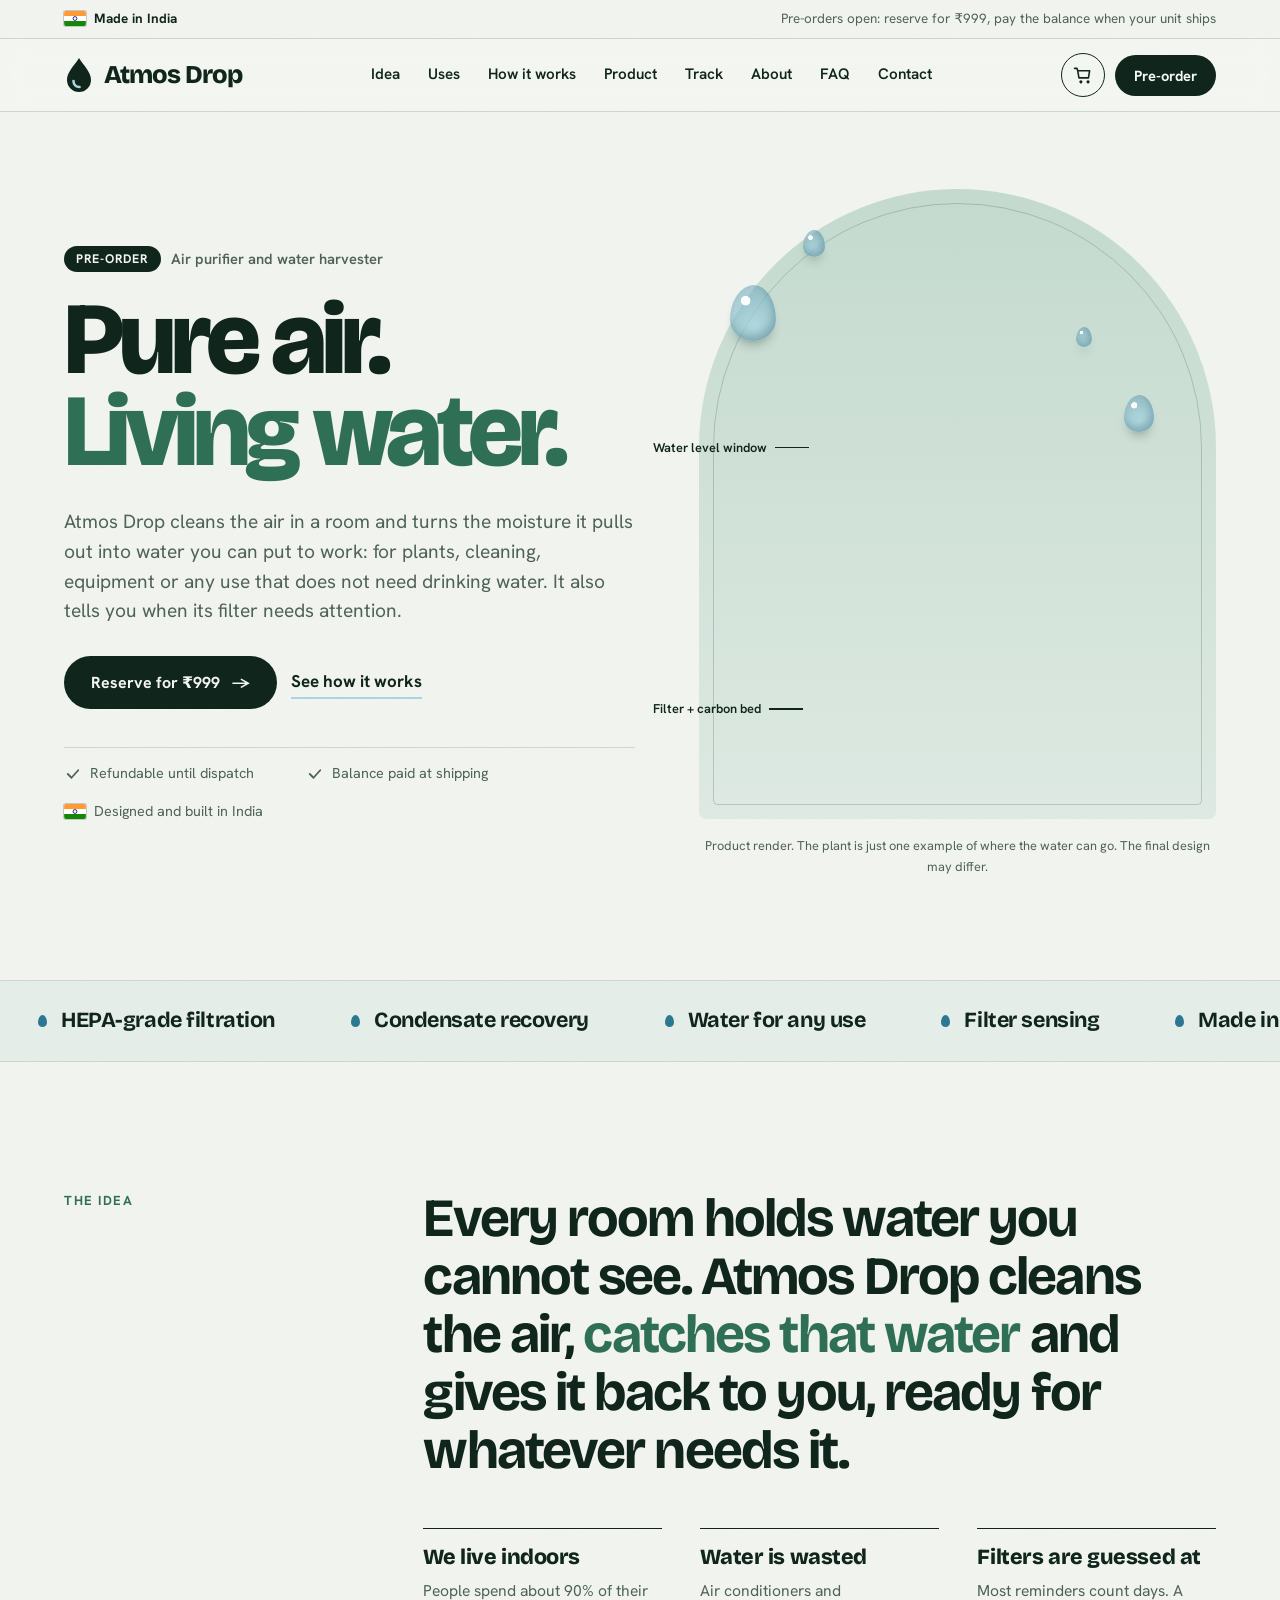
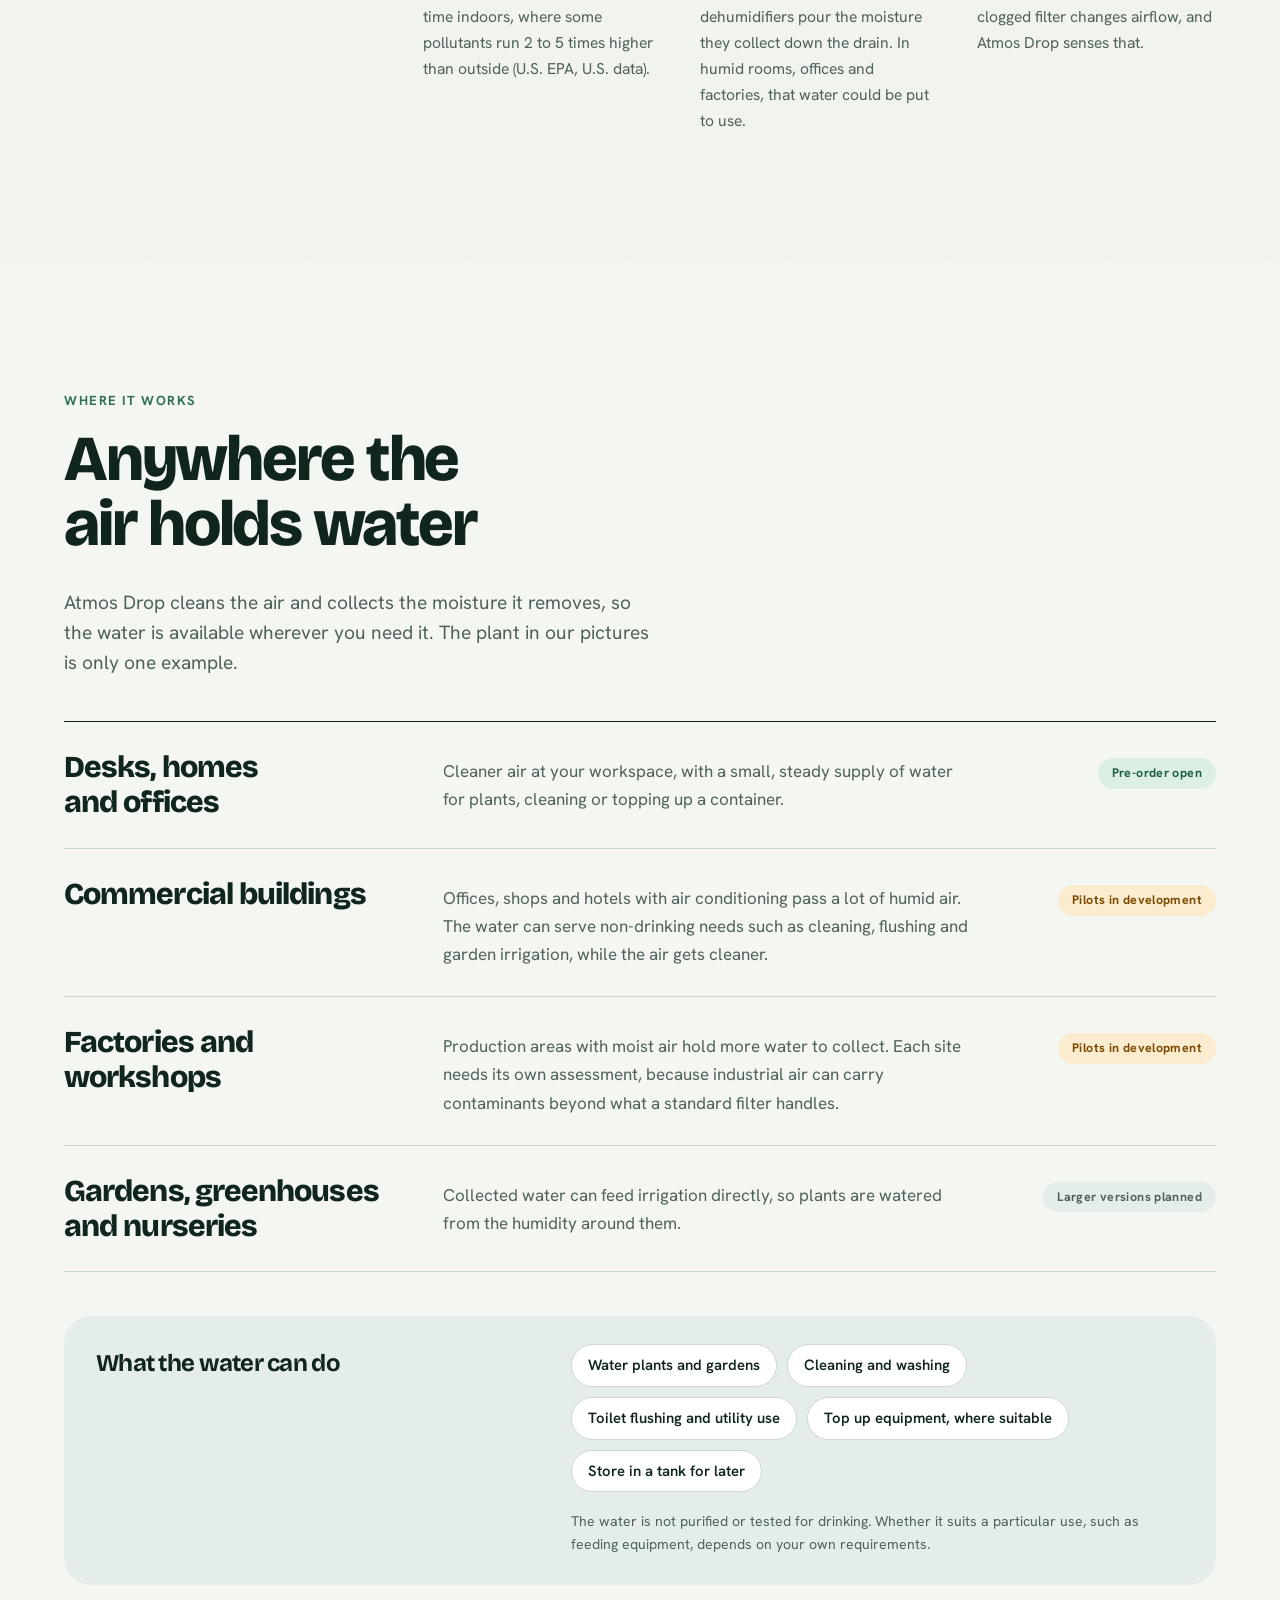
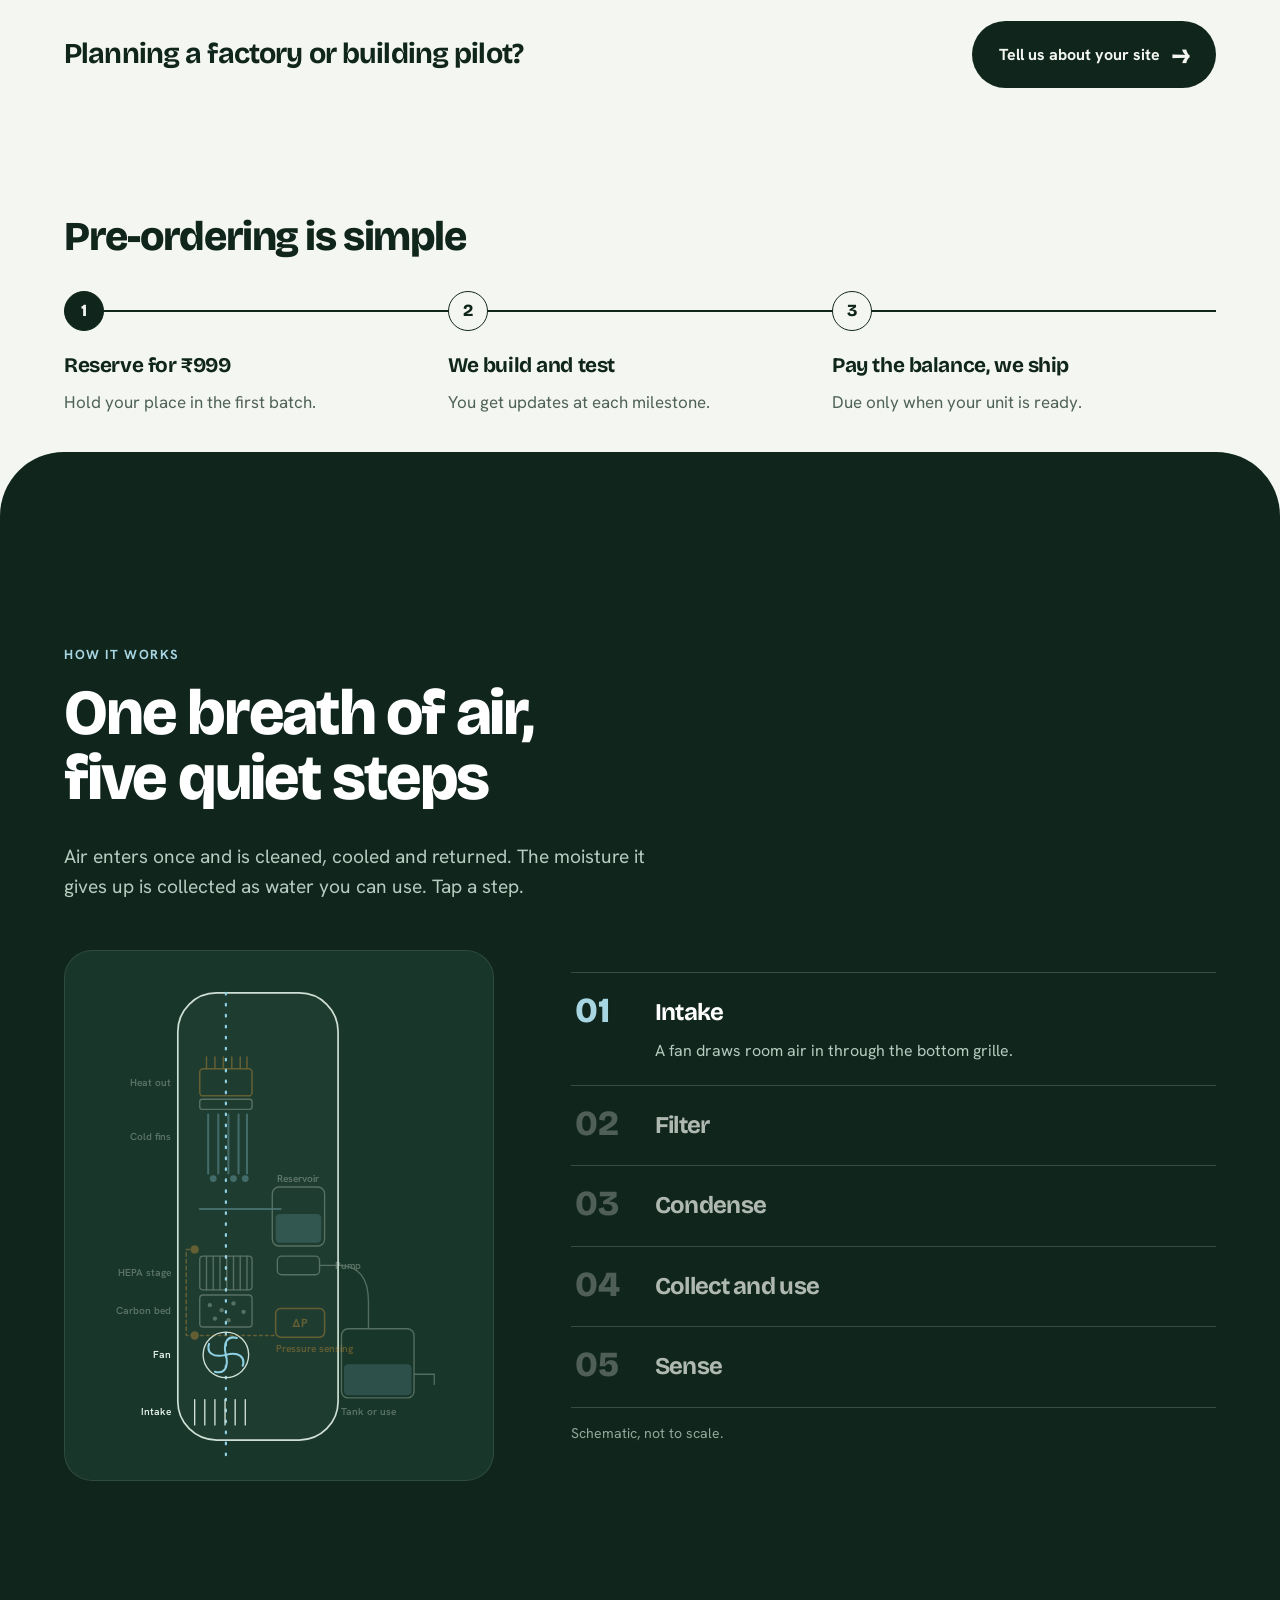
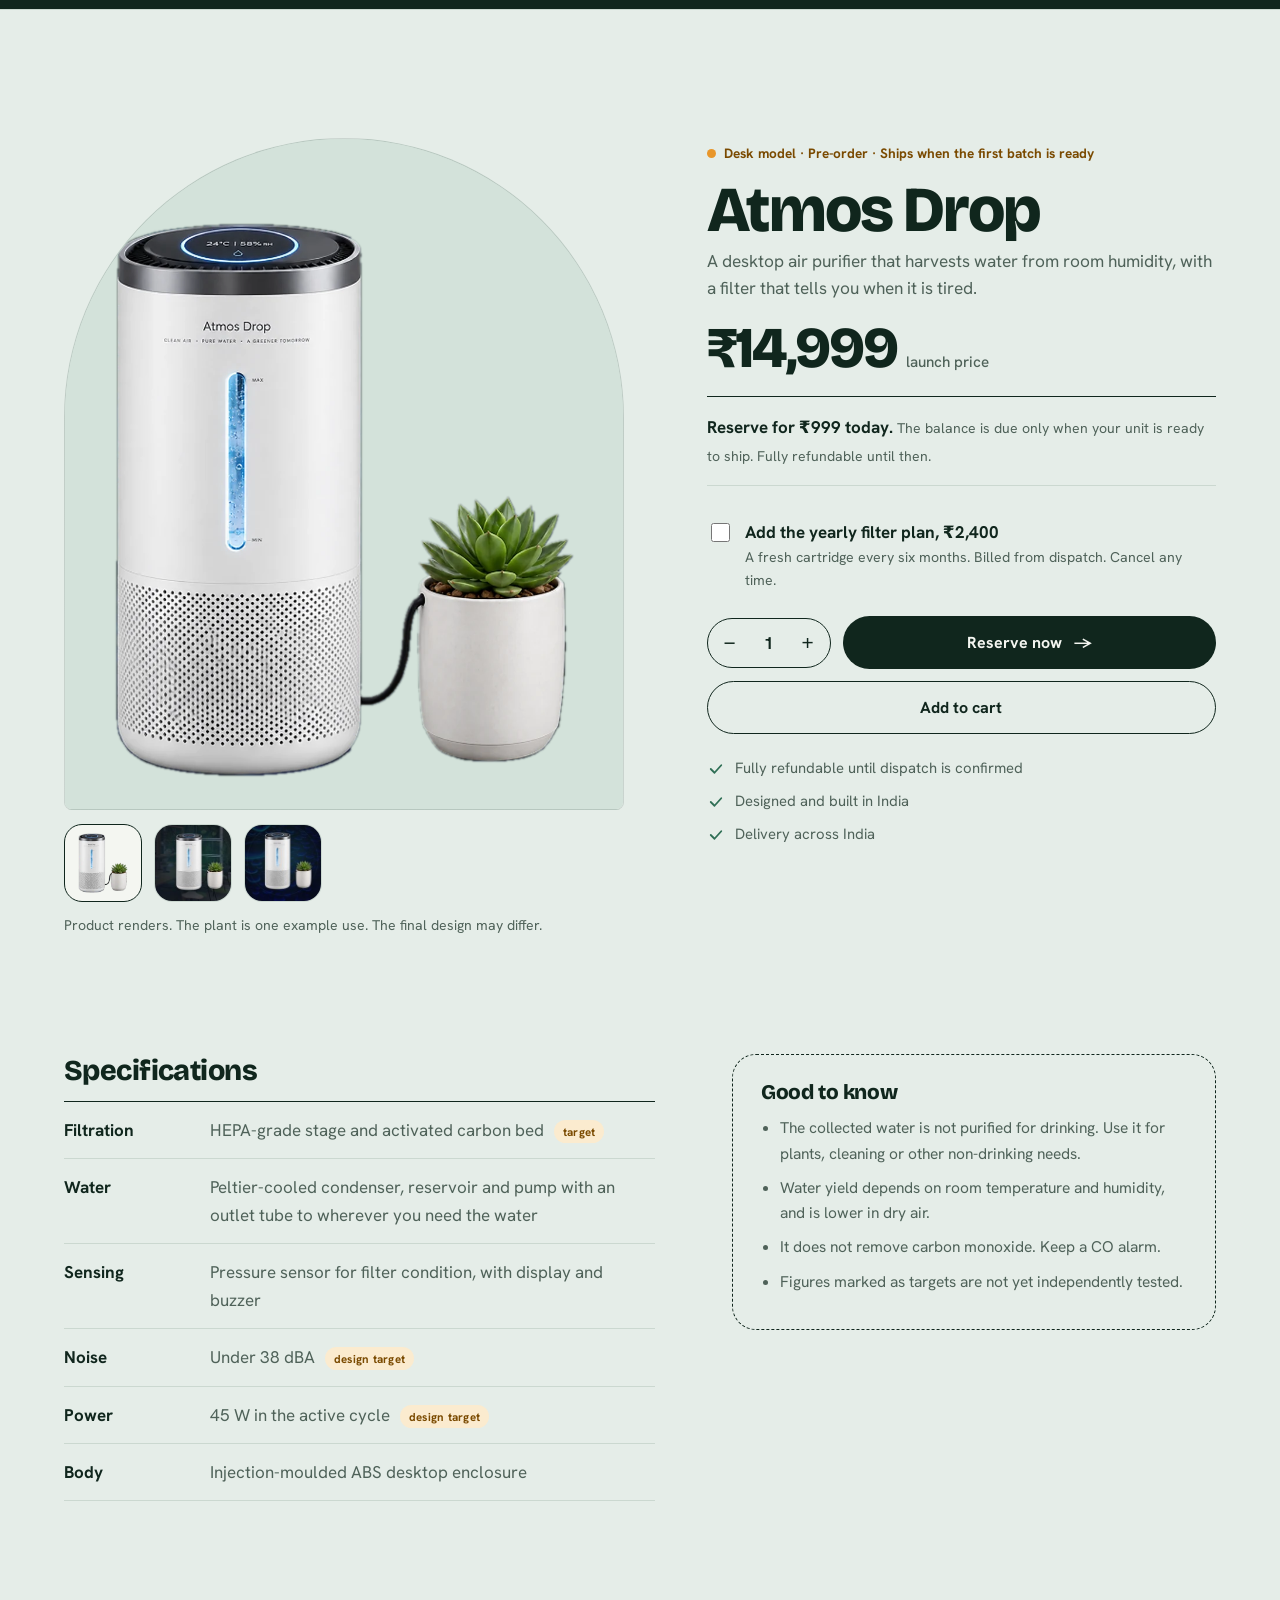
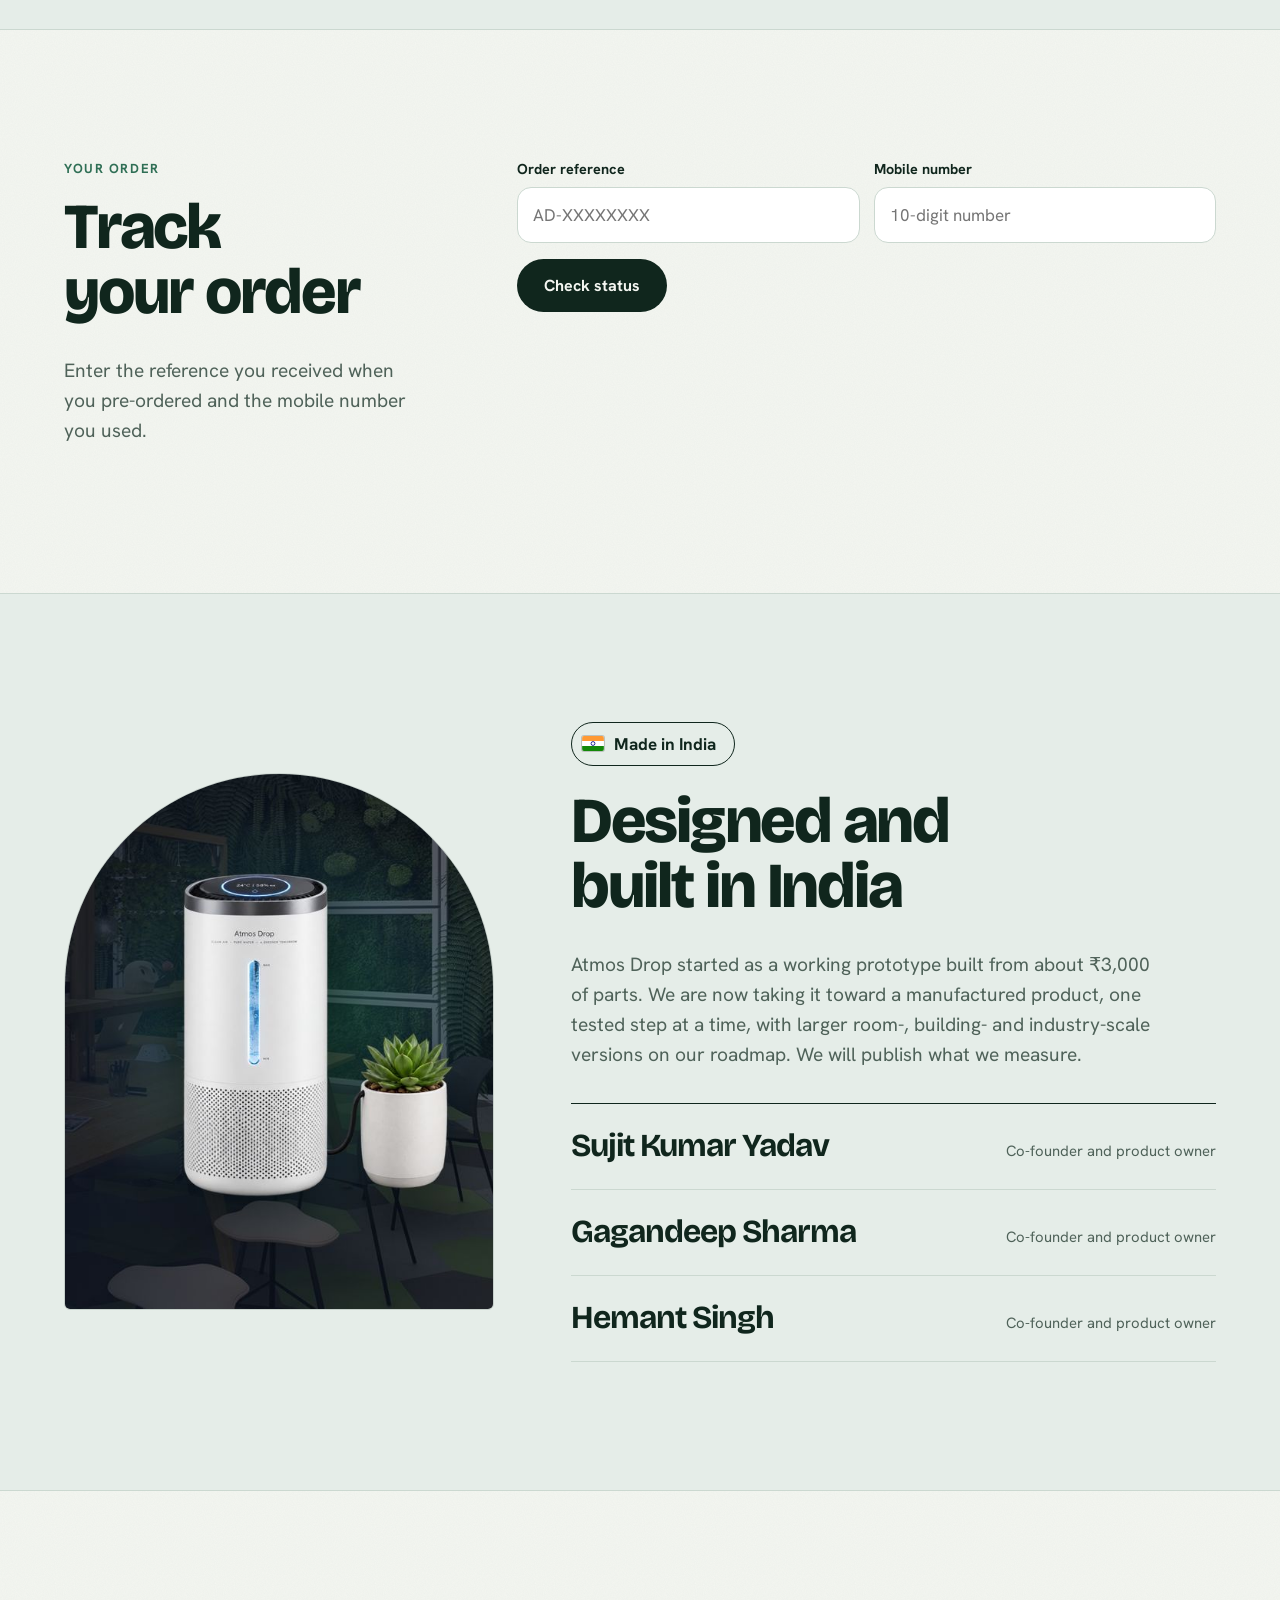
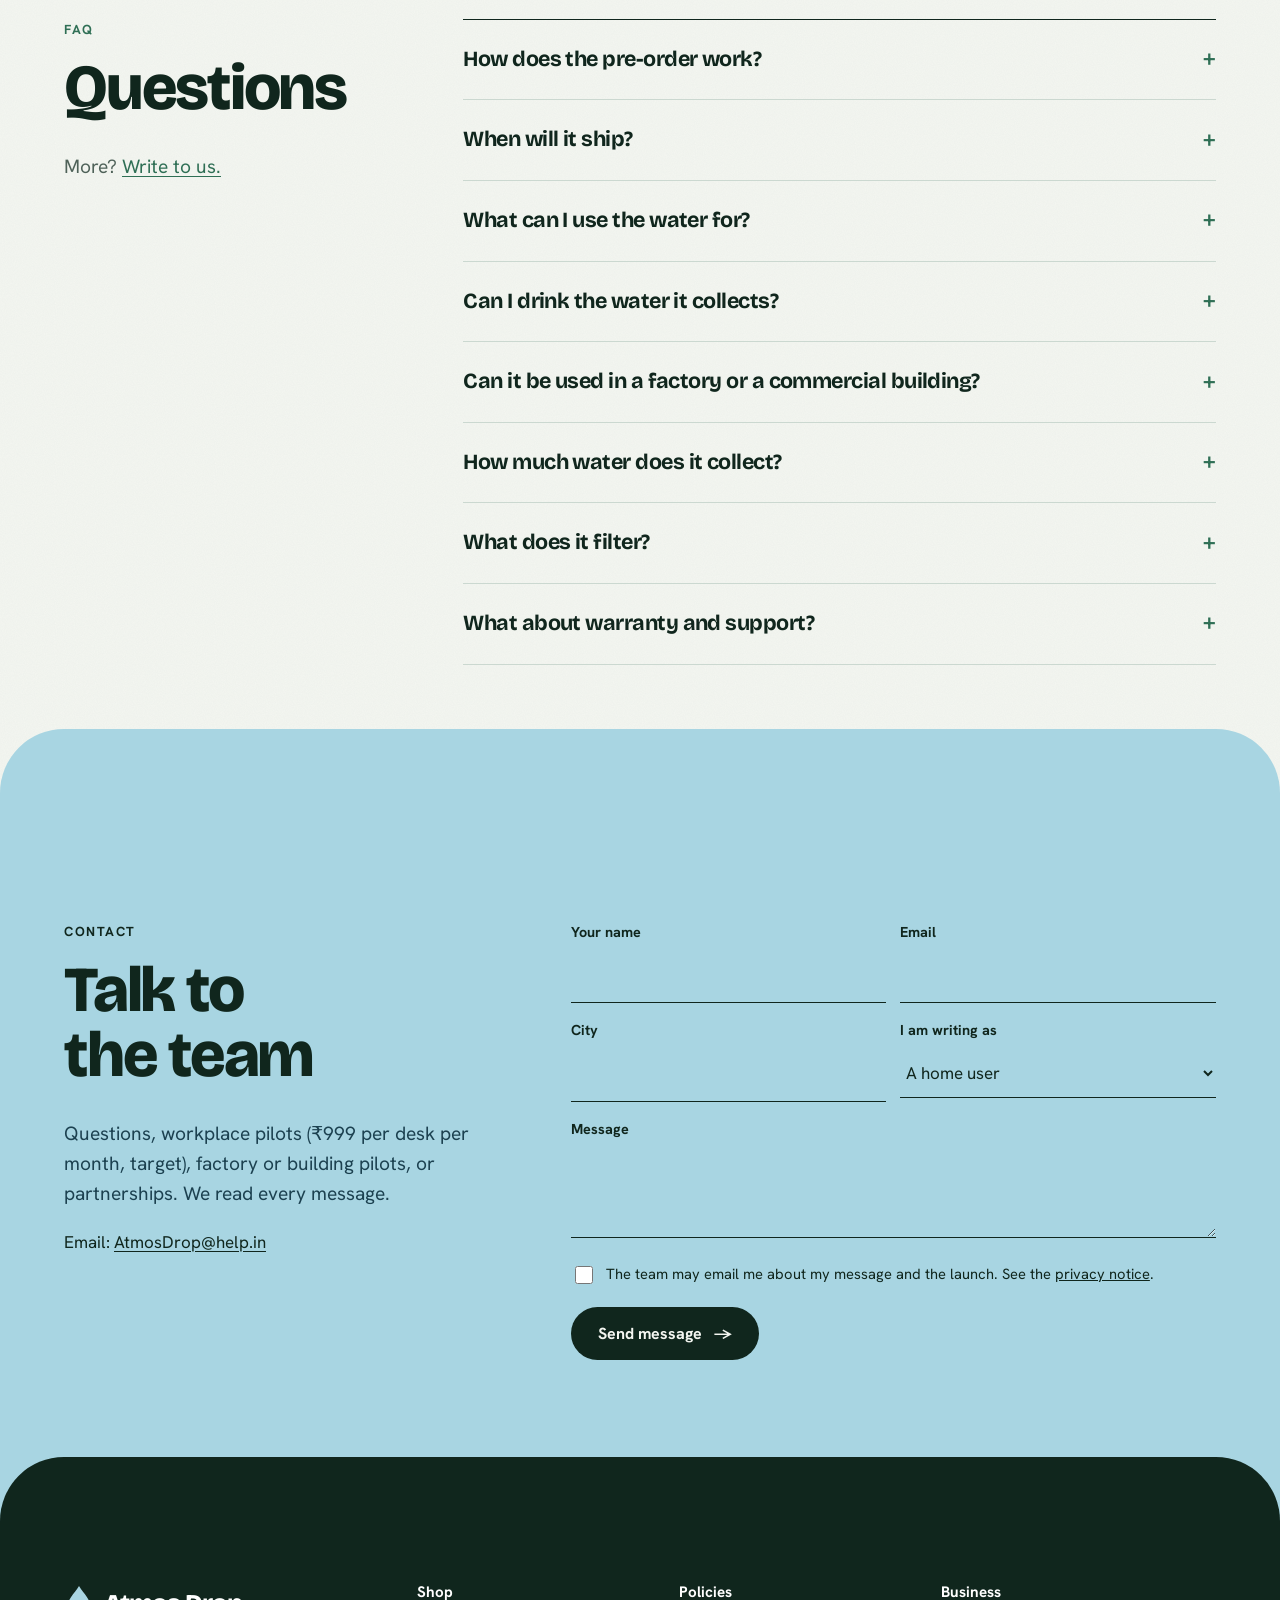
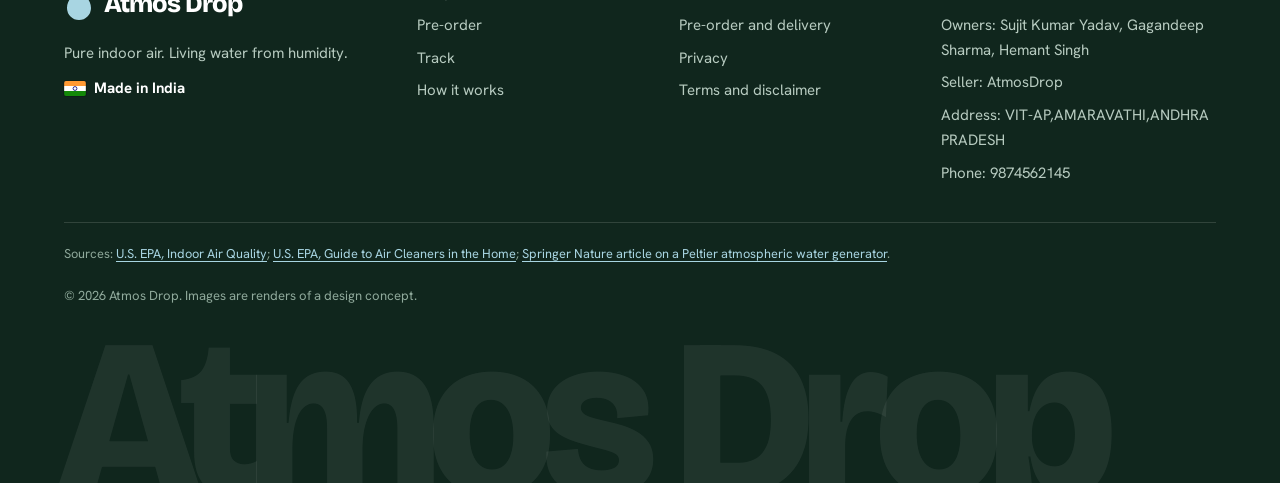
<file: index.html>
<!DOCTYPE html>
<html lang="en">
<head>
<meta charset="utf-8">
<meta name="viewport" content="width=device-width, initial-scale=1, viewport-fit=cover">
<meta name="color-scheme" content="light">
<title>Atmos Drop | Air purifier that turns room humidity into usable water</title>
<meta name="description" content="Atmos Drop cleans indoor air and turns the moisture in it into water you can use: for plants, cleaning, equipment and more. For desks, offices, buildings and factories. Made in India. Pre-order with a ₹999 reservation.">
<meta name="theme-color" content="#F4F6F1">
<meta property="og:title" content="Atmos Drop: pure indoor air, living water from humidity">
<meta property="og:description" content="Cleans the air and turns humidity into usable water, with filter sensing. For desks, offices, buildings and factories. Made in India.">
<meta property="og:type" content="website">
<!-- After you deploy, change the next line to the full web address, e.g. https://YOURNAME.github.io/atmos-drop/assets/og-image.jpg -->
<meta property="og:image" content="assets/og-image.jpg">
<meta name="twitter:card" content="summary_large_image">
<script>document.documentElement.classList.add("js")</script>
<link rel="icon" href="assets/favicon.svg" type="image/svg+xml">
<link rel="preconnect" href="https://fonts.googleapis.com">
<link rel="preconnect" href="https://fonts.gstatic.com" crossorigin>
<link href="https://fonts.googleapis.com/css2?family=Bricolage+Grotesque:opsz,wght@12..96,500;12..96,700;12..96,800&family=Hanken+Grotesk:wght@400;500;600;700&display=swap" rel="stylesheet">
<link rel="stylesheet" href="css/style.css">
<script type="application/ld+json">
{"@context":"https://schema.org","@graph":[
{"@type":"Organization","name":"Atmos Drop","description":"Air purification with atmospheric water recovery for desks, buildings and industry. Made in India.","founder":[{"@type":"Person","name":"Sujit Kumar Yadav"},{"@type":"Person","name":"Gagandeep Sharma"},{"@type":"Person","name":"Hemant Singh"}],"areaServed":"IN"},
{"@type":"Product","name":"Atmos Drop","description":"Air purifier that recovers condensate from room humidity so the water can be put to non-drinking use.","brand":{"@type":"Brand","name":"Atmos Drop"},"offers":{"@type":"Offer","priceCurrency":"INR","price":"14999","availability":"https://schema.org/PreOrder"}}
]}
</script>
</head>
<body>
<a class="skip" href="#main">Skip to content</a>
<div class="prog" id="prog" aria-hidden="true"></div>
<div class="bar"><div class="wrap"><span class="india"><svg class="flag" viewBox="0 0 26 18" aria-hidden="true"><rect width="26" height="6" fill="#FF9933"/><rect y="6" width="26" height="6" fill="#fff"/><rect y="12" width="26" height="6" fill="#138808"/><circle cx="13" cy="9" r="2.3" fill="none" stroke="#000080" stroke-width="1"/></svg>Made in India</span><span class="r">Pre-orders open: reserve for ₹999, pay the balance when your unit ships</span></div></div>

<header class="site"><div class="wrap nav">
  <a class="brand" href="#top" aria-label="Atmos Drop home"><svg viewBox="0 0 30 36" aria-hidden="true"><path d="M15 1C10 9 3 15 3 23a12 12 0 0 0 24 0C27 15 20 9 15 1z" fill="#10261D"/><path d="M9.5 24c0 3.6 2.4 6 6 6" fill="none" stroke="#A8D5E2" stroke-width="2.6" stroke-linecap="round"/></svg>Atmos Drop</a>
  <ul id="navList">
    <li><a href="#idea">Idea</a></li>
    <li><a href="#uses">Uses</a></li>
    <li><a href="#how">How it works</a></li>
    <li><a href="#product">Product</a></li>
    <li><a href="#track">Track</a></li>
    <li><a href="#about">About</a></li>
    <li><a href="#faq">FAQ</a></li>
    <li><a href="#contact">Contact</a></li>
  </ul>
  <div class="right">
    <button class="icon-btn" id="cartBtn" aria-label="Open pre-order cart"><svg width="19" height="19" viewBox="0 0 24 24" fill="none" stroke="currentColor" stroke-width="2" stroke-linecap="round" stroke-linejoin="round"><path d="M6 6h15l-1.5 9h-12zM6 6 5 3H2M9 20a1 1 0 1 0 0-.01M18 20a1 1 0 1 0 0-.01"/></svg><span class="cart-count" id="cartCount" hidden>0</span></button>
    <a class="btn btn-primary btn-sm" href="#product">Pre-order</a>
    <button class="icon-btn menu-btn" id="menuBtn" aria-label="Open menu" aria-expanded="false" aria-controls="navList"><svg width="20" height="20" viewBox="0 0 24 24" fill="none" stroke="currentColor" stroke-width="2" stroke-linecap="round"><path d="M4 8h16M4 16h16"/></svg></button>
  </div>
</div></header>

<main id="main">
<section class="hero" id="top" aria-labelledby="h1"><div class="wrap hero-grid">
  <div>
    <span class="tag" data-in style="--d:.05s"><b>Pre-order</b>Air purifier and water harvester</span>
    <h1 id="h1"><span class="ln" style="--d:.12s"><span>Pure air.</span></span><span class="ln" style="--d:.24s"><span><em>Living water.</em></span></span></h1>
    <p class="lede" data-in style="--d:.5s">Atmos Drop cleans the air in a room and turns the moisture it pulls out into water you can put to work: for plants, cleaning, equipment or any use that does not need drinking water. It also tells you when its filter needs attention.</p>
    <div class="cta-row" data-in style="--d:.62s">
      <a class="btn btn-primary" href="#product">Reserve for ₹999 <span class="arr" aria-hidden="true">→</span></a>
      <a class="textlink" href="#how">See how it works</a>
    </div>
    <ul class="facts" data-in style="--d:.74s">
      <li><svg width="18" height="18" viewBox="0 0 24 24" fill="none" stroke="currentColor" stroke-width="2.4" stroke-linecap="round" stroke-linejoin="round" aria-hidden="true"><path d="M5 12l5 5 9-10"/></svg>Refundable until dispatch</li>
      <li><svg width="18" height="18" viewBox="0 0 24 24" fill="none" stroke="currentColor" stroke-width="2.4" stroke-linecap="round" stroke-linejoin="round" aria-hidden="true"><path d="M5 12l5 5 9-10"/></svg>Balance paid at shipping</li>
      <li><svg class="flag" viewBox="0 0 26 18" aria-hidden="true"><rect width="26" height="6" fill="#FF9933"/><rect y="6" width="26" height="6" fill="#fff"/><rect y="12" width="26" height="6" fill="#138808"/><circle cx="13" cy="9" r="2.3" fill="none" stroke="#000080" stroke-width="1"/></svg>Designed and built in India</li>
    </ul>
  </div>
  <figure class="fig">
    <div class="arch"></div>
    <span class="drop run" style="width:46px;height:56px;left:6%;top:14%"></span>
    <span class="drop" style="width:22px;height:27px;left:20%;top:6%"></span>
    <span class="drop run" style="width:30px;height:37px;right:12%;top:30%;animation-delay:1s,5s"></span>
    <span class="drop" style="width:16px;height:20px;right:24%;top:20%"></span>
    <div class="prodwrap"><img src="assets/product-800.webp" srcset="assets/product-480.webp 480w, assets/product-800.webp 800w, assets/product.webp 984w" sizes="(max-width: 900px) 80vw, 480px" width="984" height="1182" alt="Atmos Drop: a white cylindrical desktop purifier with a blue water-level window, connected by a small tube to a potted succulent." fetchpriority="high" decoding="async"></div>
    <span class="note l">Water level window</span>
    <span class="note l2">Filter + carbon bed</span>
    <figcaption>Product render. The plant is just one example of where the water can go. The final design may differ.</figcaption>
  </figure>
</div></section>

<div class="strip" aria-label="Highlights"><div class="marq"><ul><li>HEPA-grade filtration</li><li>Condensate recovery</li><li>Water for any use</li><li>Filter sensing</li><li>Made in India</li><li>Pre-orders open</li><li>HEPA-grade filtration</li><li>Condensate recovery</li><li>Water for any use</li><li>Filter sensing</li><li>Made in India</li><li>Pre-orders open</li></ul><ul aria-hidden="true"><li>HEPA-grade filtration</li><li>Condensate recovery</li><li>Water for any use</li><li>Filter sensing</li><li>Made in India</li><li>Pre-orders open</li><li>HEPA-grade filtration</li><li>Condensate recovery</li><li>Water for any use</li><li>Filter sensing</li><li>Made in India</li><li>Pre-orders open</li></ul></div></div>

<section class="idea" id="idea" aria-labelledby="h-idea"><div class="wrap idea-grid">
  <div><span class="label" id="h-idea">The idea</span></div>
  <div>
    <p class="big">Every room holds water you cannot see. Atmos Drop cleans the air, <span>catches that water</span> and gives it back to you, ready for whatever needs it.</p>
    <div class="trio">
      <div><h3>We live indoors</h3><p>People spend about 90% of their time indoors, where some pollutants run 2 to 5 times higher than outside (U.S. EPA, U.S. data).</p></div>
      <div><h3>Water is wasted</h3><p>Air conditioners and dehumidifiers pour the moisture they collect down the drain. In humid rooms, offices and factories, that water could be put to use.</p></div>
      <div><h3>Filters are guessed at</h3><p>Most reminders count days. A clogged filter changes airflow, and Atmos Drop senses that.</p></div>
    </div>
  </div>
</div></section>

<section class="uses" id="uses" aria-labelledby="h-uses"><div class="wrap">
  <span class="label">Where it works</span>
  <h2 id="h-uses">Anywhere the air holds water</h2>
  <p class="lede">Atmos Drop cleans the air and collects the moisture it removes, so the water is available wherever you need it. The plant in our pictures is only one example.</p>
  <div class="use-list">
    <article class="use"><h3>Desks, homes and offices</h3><p>Cleaner air at your workspace, with a small, steady supply of water for plants, cleaning or topping up a container.</p><span class="stat now">Pre-order open</span></article>
    <article class="use"><h3>Commercial buildings</h3><p>Offices, shops and hotels with air conditioning pass a lot of humid air. The water can serve non-drinking needs such as cleaning, flushing and garden irrigation, while the air gets cleaner.</p><span class="stat soon">Pilots in development</span></article>
    <article class="use"><h3>Factories and workshops</h3><p>Production areas with moist air hold more water to collect. Each site needs its own assessment, because industrial air can carry contaminants beyond what a standard filter handles.</p><span class="stat soon">Pilots in development</span></article>
    <article class="use"><h3>Gardens, greenhouses and nurseries</h3><p>Collected water can feed irrigation directly, so plants are watered from the humidity around them.</p><span class="stat plan">Larger versions planned</span></article>
  </div>
  <div class="uses-water">
    <b>What the water can do</b>
    <ul><li>Water plants and gardens</li><li>Cleaning and washing</li><li>Toilet flushing and utility use</li><li>Top up equipment, where suitable</li><li>Store in a tank for later</li></ul>
    <p class="small">The water is not purified or tested for drinking. Whether it suits a particular use, such as feeding equipment, depends on your own requirements.</p>
  </div>
  <div class="uses-cta"><span>Planning a factory or building pilot?</span><a class="btn btn-primary" href="#contact" data-topic="A factory or industrial site">Tell us about your site <span class="arr" aria-hidden="true">→</span></a></div>
</div></section>

<section class="steps3" aria-labelledby="h-steps"><div class="wrap">
  <h2 id="h-steps">Pre-ordering is simple</h2>
  <div class="tl">
    <div data-n="1"><b>Reserve for ₹999</b><span>Hold your place in the first batch.</span></div>
    <div data-n="2"><b>We build and test</b><span>You get updates at each milestone.</span></div>
    <div data-n="3"><b>Pay the balance, we ship</b><span>Due only when your unit is ready.</span></div>
  </div>
</div></section>

<section class="how" id="how" aria-labelledby="h-how"><div class="wrap">
  <span class="label">How it works</span>
  <h2 id="h-how">One breath of air,<br>five quiet steps</h2>
  <p class="lede">Air enters once and is cleaned, cooled and returned. The moisture it gives up is collected as water you can use. Tap a step.</p>
  <div class="explorer">
    <div class="diagram"><svg id="cut" viewBox="0 0 460 580" data-active="1" role="img" aria-labelledby="cutT cutD">
<title id="cutT">Schematic cutaway of Atmos Drop</title>
<desc id="cutD">Air enters at the bottom grille, passes a fan and a filter, then cold fins where water condenses. Water collects in a reservoir and a pump sends it to a tank or point of use. Pressure ports either side of the filter feed a sensor.</desc>
<rect class="body" x="110" y="26" width="190" height="530" rx="46"/>
<path class="air" d="M167 574 V 18"/>
<g data-stage="1">
  <path class="ln" d="M130 508v30M142 508v30M154 508v30M166 508v30M178 508v30M190 508v30"/>
  <circle class="ln" cx="167" cy="455" r="27"/>
  <g class="fan-blades"><path class="dewc" d="M167 455c-4-16 3-23 13-20M167 455c16-4 23 3 20 13M167 455c4 16-3 23-13 20M167 455c-16 4-23-3-20-13"/></g>
  <text class="lbl l" x="102" y="526">Intake</text><text class="lbl l" x="102" y="459">Fan</text>
</g>
<g data-stage="2">
  <rect class="ln" x="136" y="338" width="62" height="40" rx="4"/>
  <path class="ln" d="M144 338v40M152 338v40M160 338v40M168 338v40M176 338v40M184 338v40M192 338v40"/>
  <rect class="ln" x="136" y="384" width="62" height="38" rx="4"/>
  <g fill="#CFE0D6"><circle cx="148" cy="396" r="2.6"/><circle cx="162" cy="402" r="2.6"/><circle cx="176" cy="394" r="2.6"/><circle cx="188" cy="404" r="2.6"/><circle cx="154" cy="412" r="2.6"/><circle cx="170" cy="414" r="2.6"/></g>
  <text class="lbl l" x="102" y="362">HEPA stage</text><text class="lbl l" x="102" y="406">Carbon bed</text>
</g>
<g data-stage="3">
  <rect class="sun" x="136" y="116" width="62" height="32" rx="4"/>
  <path class="sun" d="M144 116v-14M154 116v-14M164 116v-14M174 116v-14M184 116v-14M192 116v-14"/>
  <rect class="ln" x="136" y="152" width="62" height="12" rx="3"/>
  <path class="dewc" d="M146 170v70M158 170v70M170 170v70M182 170v70M192 170v70"/>
  <text class="lbl l" x="102" y="136">Heat out</text><text class="lbl l" x="102" y="200">Cold fins</text>
  <circle class="water d1" cx="152" cy="246" r="4"/><circle class="water d2" cx="176" cy="246" r="4"/><circle class="water d3" cx="190" cy="246" r="4"/>
</g>
<g data-stage="4">
  <path class="dewc" d="M136 282 H 232"/>
  <rect class="ln" x="222" y="256" width="62" height="70" rx="8"/>
  <rect x="226" y="288" width="54" height="34" rx="5" fill="#8ED0E4" fill-opacity=".55"/>
  <rect class="ln" x="228" y="338" width="50" height="22" rx="5"/>
  <path class="ln" d="M278 349 H 300 Q 336 349 336 392 V 424"/>
  <rect class="ln" x="304" y="424" width="86" height="82" rx="8"/>
  <rect x="307" y="466" width="80" height="37" rx="5" fill="#8ED0E4" fill-opacity=".55"/>
  <path class="ln" d="M390 478 h 24 M414 478 v 12"/>
  <text class="lbl" x="228" y="250">Reservoir</text><text class="lbl" x="296" y="353">Pump</text><text class="lbl" x="304" y="526">Tank or use</text>
</g>
<g data-stage="5">
  <circle cx="130" cy="432" r="5" fill="#F2A83B"/><circle cx="130" cy="330" r="5" fill="#F2A83B"/>
  <path class="sun" stroke-dasharray="4 4" d="M130 432 H 120 V 330 H 130"/>
  <rect class="sun" x="226" y="400" width="58" height="34" rx="6"/>
  <text x="255" y="422" text-anchor="middle" fill="#F2A83B" font-family="Hanken Grotesk,sans-serif" font-size="14" font-weight="700">ΔP</text>
  <path class="sun" stroke-dasharray="3 4" d="M130 432 H 226"/>
  <text class="lbl" x="226" y="452" style="fill:#F2A83B">Pressure sensing</text>
</g>
</svg></div>
    <div>
      <ol class="steps" id="steps">
        <li><button type="button" data-stage="1" aria-pressed="true"><span class="n">01</span><span><b>Intake</b><p>A fan draws room air in through the bottom grille.</p></span></button></li>
        <li><button type="button" data-stage="2" aria-pressed="false"><span class="n">02</span><span><b>Filter</b><p>A HEPA-grade stage catches particles. Activated carbon adsorbs odours and many VOCs.</p></span></button></li>
        <li><button type="button" data-stage="3" aria-pressed="false"><span class="n">03</span><span><b>Condense</b><p>Air passes over fins cooled by a Peltier module. Below the dew point, vapour turns into droplets.</p></span></button></li>
        <li><button type="button" data-stage="4" aria-pressed="false"><span class="n">04</span><span><b>Collect and use</b><p>Droplets collect in a reservoir. A small pump sends the water wherever you need it: a plant, a tank or any non-drinking use.</p></span></button></li>
        <li><button type="button" data-stage="5" aria-pressed="false"><span class="n">05</span><span><b>Sense</b><p>A pressure sensor watches airflow around the filter and alerts you when it clogs.</p></span></button></li>
      </ol>
      <p class="small">Schematic, not to scale.</p>
    </div>
  </div>
</div></section>

<section class="product" id="product" aria-labelledby="h-prod"><div class="wrap">
  <div class="buy-grid">
    <div class="gallery">
      <div class="main"><img id="galMain" class="cut" src="assets/product-800.webp" srcset="assets/product-480.webp 480w, assets/product-800.webp 800w, assets/product.webp 984w" sizes="(max-width: 900px) 90vw, 520px" width="984" height="1182" alt="Atmos Drop desktop purifier beside a succulent plant" decoding="async"></div>
      <div class="thumbs">
        <button type="button" aria-pressed="true" data-src="assets/product-800.webp" data-cut="1" aria-label="Show product on its own"><img class="cut" src="assets/product-160.webp" width="160" height="192" alt="" loading="lazy" decoding="async"></button>
        <button type="button" aria-pressed="false" data-src="assets/hero2.jpg" aria-label="Show product in a workspace"><img src="assets/hero2-160.jpg" width="160" height="199" alt="" loading="lazy" decoding="async"></button>
        <button type="button" aria-pressed="false" data-src="assets/hero.jpg" aria-label="Show product on a droplet background"><img src="assets/hero-160.jpg" width="160" height="190" alt="" loading="lazy" decoding="async"></button>
      </div>
      <p class="small" style="margin-top:12px">Product renders. The plant is one example use. The final design may differ.</p>
    </div>
    <div class="buybox">
      <span class="status">Desk model · Pre-order · Ships when the first batch is ready</span>
      <h2 id="h-prod">Atmos Drop</h2>
      <p class="lede" style="font-size:1.08rem">A desktop air purifier that harvests water from room humidity, with a filter that tells you when it is tired.</p>
      <div class="price-big">₹14,999 <small>launch price</small></div>
      <div class="res-box"><b>Reserve for ₹999 today.</b> <span class="small">The balance is due only when your unit is ready to ship. Fully refundable until then.</span></div>
      <label class="opt" for="optPlan"><input type="checkbox" id="optPlan"><span><b>Add the yearly filter plan, ₹2,400</b><small>A fresh cartridge every six months. Billed from dispatch. Cancel any time.</small></span></label>
      <div class="buy-actions">
        <div class="qty" role="group" aria-label="Quantity"><button type="button" id="qMinus" aria-label="Decrease quantity">−</button><output id="qVal" aria-live="polite">1</output><button type="button" id="qPlus" aria-label="Increase quantity">+</button></div>
        <button class="btn btn-primary" type="button" id="reserveNow" style="flex:1">Reserve now <span class="arr" aria-hidden="true">→</span></button>
      </div>
      <button class="btn btn-line btn-block" type="button" id="addCart">Add to cart</button>
      <ul class="assure">
        <li><svg width="18" height="18" viewBox="0 0 24 24" fill="none" stroke="currentColor" stroke-width="2.4" stroke-linecap="round" stroke-linejoin="round" aria-hidden="true"><path d="M5 12l5 5 9-10"/></svg>Fully refundable until dispatch is confirmed</li>
        <li><svg width="18" height="18" viewBox="0 0 24 24" fill="none" stroke="currentColor" stroke-width="2.4" stroke-linecap="round" stroke-linejoin="round" aria-hidden="true"><path d="M5 12l5 5 9-10"/></svg>Designed and built in India</li>
        <li><svg width="18" height="18" viewBox="0 0 24 24" fill="none" stroke="currentColor" stroke-width="2.4" stroke-linecap="round" stroke-linejoin="round" aria-hidden="true"><path d="M5 12l5 5 9-10"/></svg>Delivery across India</li>
      </ul>
    </div>
  </div>
  <div class="specs">
    <div>
      <h3>Specifications</h3>
      <dl class="sp">
        <div><dt>Filtration</dt><dd>HEPA-grade stage and activated carbon bed <span class="tag-t">target</span></dd></div>
        <div><dt>Water</dt><dd>Peltier-cooled condenser, reservoir and pump with an outlet tube to wherever you need the water</dd></div>
        <div><dt>Sensing</dt><dd>Pressure sensor for filter condition, with display and buzzer</dd></div>
        <div><dt>Noise</dt><dd>Under 38 dBA <span class="tag-t">design target</span></dd></div>
        <div><dt>Power</dt><dd>45 W in the active cycle <span class="tag-t">design target</span></dd></div>
        <div><dt>Body</dt><dd>Injection-moulded ABS desktop enclosure</dd></div>
      </dl>
    </div>
    <div class="know">
      <h3>Good to know</h3>
      <ul>
        <li>The collected water is not purified for drinking. Use it for plants, cleaning or other non-drinking needs.</li>
        <li>Water yield depends on room temperature and humidity, and is lower in dry air.</li>
        <li>It does not remove carbon monoxide. Keep a CO alarm.</li>
        <li>Figures marked as targets are not yet independently tested.</li>
      </ul>
    </div>
  </div>
</div></section>

<section id="track" aria-labelledby="h-track"><div class="wrap track-grid">
  <div>
    <span class="label">Your order</span>
    <h2 id="h-track">Track your order</h2>
    <p class="lede">Enter the reference you received when you pre-ordered and the mobile number you used.</p>
  </div>
  <div class="panel">
    <form id="trackForm" novalidate>
      <div class="row2">
        <div class="field"><label for="t-ref">Order reference</label><input id="t-ref" placeholder="AD-XXXXXXXX" autocomplete="off"><div class="err">Enter your order reference.</div></div>
        <div class="field"><label for="t-phone">Mobile number</label><input id="t-phone" inputmode="numeric" maxlength="10" placeholder="10-digit number" autocomplete="tel"><div class="err">Enter the 10-digit mobile number.</div></div>
      </div>
      <button class="btn btn-primary" type="submit" id="trackBtn">Check status</button>
    </form>
    <div id="trackOut" aria-live="polite"></div>
  </div>
</div></section>

<section class="about" id="about" aria-labelledby="h-about"><div class="wrap about-grid">
  <div class="ph"><img src="assets/hero2.jpg" width="560" height="698" alt="Atmos Drop on a desk in a green, plant-filled workspace." loading="lazy" decoding="async"></div>
  <div>
    <span class="india-badge"><svg class="flag" viewBox="0 0 26 18" aria-hidden="true"><rect width="26" height="6" fill="#FF9933"/><rect y="6" width="26" height="6" fill="#fff"/><rect y="12" width="26" height="6" fill="#138808"/><circle cx="13" cy="9" r="2.3" fill="none" stroke="#000080" stroke-width="1"/></svg>Made in India</span>
    <h2 id="h-about">Designed and built in India</h2>
    <p class="lede">Atmos Drop started as a working prototype built from about ₹3,000 of parts. We are now taking it toward a manufactured product, one tested step at a time, with larger room-, building- and industry-scale versions on our roadmap. We will publish what we measure.</p>
    <ul class="founders" aria-label="Founders">
      <li><b>Sujit Kumar Yadav</b><span>Co-founder and product owner</span></li>
      <li><b>Gagandeep Sharma</b><span>Co-founder and product owner</span></li>
      <li><b>Hemant Singh</b><span>Co-founder and product owner</span></li>
    </ul>
  </div>
</div></section>

<section id="faq" aria-labelledby="h-faq"><div class="wrap faq-cols">
  <div><span class="label">FAQ</span><h2 id="h-faq">Questions</h2><p class="lede">More? <a href="#contact">Write to us.</a></p></div>
  <div>
    <details class="q"><summary>How does the pre-order work?</summary><p>You reserve a unit for ₹999. When it is ready to ship, we tell you the delivery timing and the balance due. You pay the balance only then, and you can cancel for a full refund of your reservation any time before that.</p></details>
    <details class="q"><summary>When will it ship?</summary><p>We have not set a date yet, because we are still testing the prototype. We will update you at each step and give notice before any balance is due.</p></details>
    <details class="q"><summary>What can I use the water for?</summary><p>Any non-drinking use: watering plants, cleaning and washing, toilet flushing, or topping up equipment where the water quality suits it. You choose where it goes.</p></details>
    <details class="q"><summary>Can I drink the water it collects?</summary><p>No. The condensate is not purified or tested for drinking.</p></details>
    <details class="q"><summary>Can it be used in a factory or a commercial building?</summary><p>That is the direction we are building toward. The pre-order unit today is a desk-scale model. We are developing larger versions and are open to pilots with factories and buildings. Industrial air can contain contaminants a standard filter is not designed for, so we assess each site first. Tell us about yours below.</p></details>
    <details class="q"><summary>How much water does it collect?</summary><p>That depends on your room's temperature and humidity: very humid spaces hold more water to collect than dry ones. Small Peltier collectors yield modest amounts: one published study measured a maximum of 24 mL per hour in optimal conditions. We have not yet published our own measurements and will after testing.</p></details>
    <details class="q"><summary>What does it filter?</summary><p>Particles such as dust and pollen, and odours and many VOCs through activated carbon. It is not designed to remove carbon monoxide, so please keep a CO alarm.</p></details>
    <details class="q"><summary>What about warranty and support?</summary><p>Warranty and support terms will be published before units ship, and you will see them before you pay the balance.</p></details>
  </div>
</div></section>

<section class="contact" id="contact" aria-labelledby="h-contact"><div class="wrap contact-grid">
  <div>
    <span class="label">Contact</span>
    <h2 id="h-contact">Talk to the team</h2>
    <p class="lede">Questions, workplace pilots (₹999 per desk per month, target), factory or building pilots, or partnerships. We read every message.</p>
    <p id="emailLine" hidden>Email: <a id="emailLink" style="color:var(--moss)" href="#"></a></p>
  </div>
  <form id="contactForm" novalidate>
    <div class="row2">
      <div class="field"><label for="f-name">Your name</label><input id="f-name" autocomplete="name"><div class="err">Please enter your name.</div></div>
      <div class="field"><label for="f-email">Email</label><input id="f-email" type="email" autocomplete="email"><div class="err">Please enter a valid email.</div></div>
    </div>
    <div class="row2">
      <div class="field"><label for="f-city">City</label><input id="f-city" autocomplete="address-level2"></div>
      <div class="field"><label for="f-type">I am writing as</label><select id="f-type"><option>A home user</option><option>An office or co-working space</option><option>A commercial building</option><option>A factory or industrial site</option><option>A school or college</option><option>An investor or partner</option><option>Other</option></select></div>
    </div>
    <div class="field"><label for="f-msg">Message</label><textarea id="f-msg"></textarea></div>
    <div class="hp" aria-hidden="true"><label>Leave this empty<input id="f-hp" tabindex="-1" autocomplete="off"></label></div>
    <label class="check"><input type="checkbox" id="f-consent"><span>The team may email me about my message and the launch. See the <button type="button" class="linklike" data-dialog="privacy">privacy notice</button>.</span></label>
    <button class="btn btn-glow" type="submit" id="contactBtn">Send message <span class="arr" aria-hidden="true">→</span></button>
    <div class="msg" id="contactMsg" role="status" aria-live="polite"></div>
  </form>
</div></section>
</main>

<footer><div class="wrap">
  <div class="top">
    <div>
      <a class="brand" href="#top" style="color:#fff"><svg viewBox="0 0 30 36" aria-hidden="true"><path d="M15 1C10 9 3 15 3 23a12 12 0 0 0 24 0C27 15 20 9 15 1z" fill="#A8D5E2"/></svg>Atmos Drop</a>
      <p style="margin:12px 0 10px">Pure indoor air. Living water from humidity.</p>
      <span class="india"><svg class="flag" viewBox="0 0 26 18" aria-hidden="true"><rect width="26" height="6" fill="#FF9933"/><rect y="6" width="26" height="6" fill="#fff"/><rect y="12" width="26" height="6" fill="#138808"/><circle cx="13" cy="9" r="2.3" fill="none" stroke="#000080" stroke-width="1"/></svg>Made in India</span>
    </div>
    <div><h4>Shop</h4><ul><li><a href="#product">Pre-order</a></li><li><a href="#track">Track</a></li><li><a href="#how">How it works</a></li></ul></div>
    <div><h4>Policies</h4><ul>
      <li><button type="button" class="linklike" data-dialog="preorder">Pre-order and delivery</button></li>
      <li><button type="button" class="linklike" data-dialog="privacy">Privacy</button></li>
      <li><button type="button" class="linklike" data-dialog="terms">Terms and disclaimer</button></li></ul></div>
    <div id="legalCol"><h4>Business</h4><ul id="legalList"><li>Owners: Sujit Kumar Yadav, Gagandeep Sharma, Hemant Singh</li></ul></div>
  </div>
  <p class="src">Sources: <a href="https://www.epa.gov/report-environment/indoor-air-quality" rel="noopener">U.S. EPA, Indoor Air Quality</a>; <a href="https://19january2017snapshot.epa.gov/indoor-air-quality-iaq/guide-air-cleaners-home_.html" rel="noopener">U.S. EPA, Guide to Air Cleaners in the Home</a>; <a href="https://link.springer.com/10.1007/s42452-026-08467-7" rel="noopener">Springer Nature article on a Peltier atmospheric water generator</a>.</p>
  <div class="bottom">© <span id="yr">2026</span> Atmos Drop. Images are renders of a design concept.</div>
  <div class="giant" aria-hidden="true">Atmos Drop</div>
</div></footer>

<div class="sticky-buy" id="stickyBuy"><div><b>₹14,999</b><span>Reserve for ₹999 today</span></div><button class="btn btn-glow btn-sm" type="button" data-reserve>Pre-order</button></div>

<dialog id="drawer" aria-labelledby="drawerTitle">
  <div class="dh"><h3 id="drawerTitle">Your pre-order</h3><button class="icon-btn" id="drawerClose" aria-label="Close pre-order panel"><svg width="16" height="16" viewBox="0 0 24 24" fill="none" stroke="currentColor" stroke-width="2.4" stroke-linecap="round"><path d="M5 5l14 14M19 5L5 19"/></svg></button></div>
  <div class="body" id="drawerBody"></div>
  <div class="foot" id="drawerFoot"></div>
</dialog>

<dialog id="dlg-preorder" aria-labelledby="t-pre"><div class="in"><button class="icon-btn close" data-close aria-label="Close">×</button>
<h3 id="t-pre">Pre-order and delivery</h3>
<h4>Reservation</h4><p>A reservation of ₹999 per unit holds your place in the first production batch. The launch price is ₹14,999 per unit. The balance of ₹14,000 per unit is due only when we confirm your unit is ready to ship. Your reservation is confirmed once we receive your payment.</p>
<h4>Refunds</h4><p>Cancel any time before we send your dispatch notice and we will refund your reservation in full to the original payment method. If we cannot deliver, every reservation is refunded in full.</p>
<h4>Delivery</h4><p>We plan to deliver across India. We have not set a dispatch date. Before shipping, we will email you the delivery timing, any delivery charge and the balance due, and send tracking once dispatched.</p>
<h4>Changes</h4><p>The product, specifications and timeline may change as we test and prepare for manufacture. We will tell you about any material change before you owe the balance.</p></div></dialog>

<dialog id="dlg-privacy" aria-labelledby="t-privacy"><div class="in"><button class="icon-btn close" data-close aria-label="Close">×</button>
<h3 id="t-privacy">Privacy</h3>
<p>This site is run by Sujit Kumar Yadav, Gagandeep Sharma and Hemant Singh (the Atmos Drop team).</p>
<h4>What we collect</h4><p>What you enter in the pre-order, tracking and contact forms: name, email, mobile number, delivery address, order choices and message.</p>
<h4>How we use it</h4><p>To reply to you, process and deliver your pre-order, and update you on the launch. Your details are stored in our customer database, which only the team can access. We do not sell your information.</p>
<h4>Your choices</h4><p>Ask us at any time to correct or delete your details, or to stop emailing you, by replying to any message from us.</p>
<h4>Cookies</h4><p>No advertising trackers. Your cart and last order reference may be remembered in your browser.</p></div></dialog>

<dialog id="dlg-terms" aria-labelledby="t-terms"><div class="in"><button class="icon-btn close" data-close aria-label="Close">×</button>
<h3 id="t-terms">Terms and disclaimer</h3>
<p>Atmos Drop is in pre-order. Descriptions, images, specifications and timelines are plans and may change. Images are renders of a design concept, and the final product may look and perform differently.</p>
<p>Figures marked as targets, including HEPA-grade filtration, noise under 38 dBA and 45 W power, have not been independently verified. Water yield depends on temperature and humidity and has not yet been published.</p>
<p>Collected condensate is not purified or tested for drinking. Atmos Drop does not remove carbon monoxide or measure carbon dioxide, is not a medical device, and does not replace ventilation, a CO alarm or medical advice.</p>
<p>The content of this site belongs to the Atmos Drop team. To the extent the law allows, we are not liable for decisions made only on the basis of pre-launch information.</p></div></dialog>

<script src="config.js"></script>
<script src="js/app.js"></script>
</body>
</html>
</file>
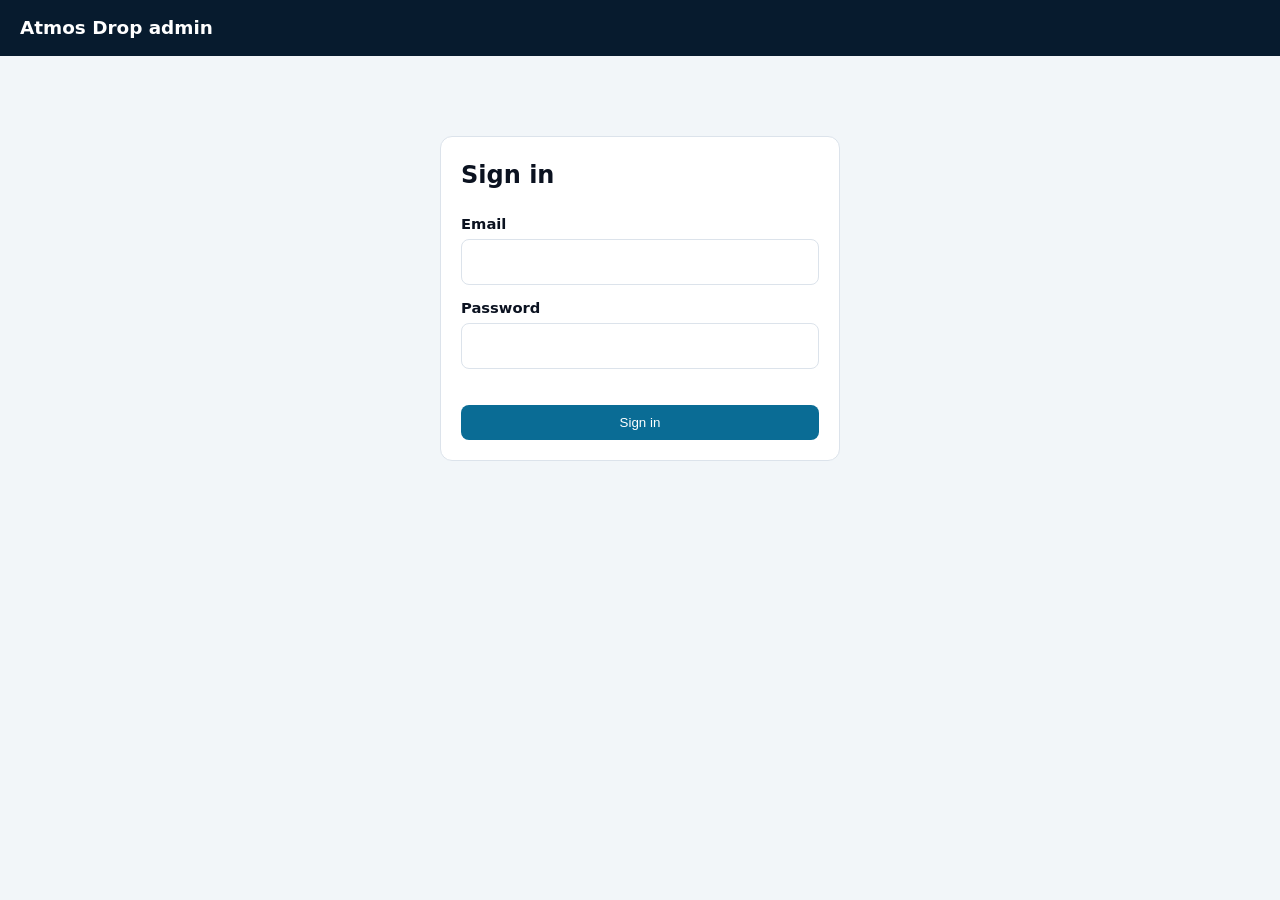
<file: admin.html>
<!DOCTYPE html>
<html lang="en">
<head>
<meta charset="utf-8">
<meta name="viewport" content="width=device-width, initial-scale=1">
<meta name="robots" content="noindex,nofollow">
<meta name="color-scheme" content="light">
<title>Atmos Drop | Admin</title>
<link rel="icon" href="assets/favicon.svg" type="image/svg+xml">
<style>
:root{--ink:#0B1220;--muted:#4A5668;--rule:#DCE3EB;--wash:#F2F6F9;--accent:#0A6C95;--deep:#071B2E;--danger:#A32727;--leaf:#1E7A4B;color-scheme:light}
*{box-sizing:border-box}
body{margin:0;background:var(--wash);color:var(--ink);font:16px/1.5 "Segoe UI",system-ui,-apple-system,sans-serif}
header{background:var(--deep);color:#fff;padding:14px 20px;display:flex;justify-content:space-between;align-items:center;gap:12px;flex-wrap:wrap}
header b{font-size:1.15rem}
main{max-width:1280px;margin:0 auto;padding:20px}
.card{background:#fff;border:1px solid var(--rule);border-radius:12px;padding:20px}
.login{max-width:400px;margin:60px auto}
label{display:block;font-weight:600;margin:12px 0 4px;font-size:.92rem}
input,select{font:inherit;padding:10px 12px;border:1px solid var(--rule);border-radius:8px;width:100%;background:#fff;color:var(--ink)}
button{font:600 .95rem inherit;cursor:pointer;border:0;border-radius:8px;padding:10px 16px}
.primary{background:var(--accent);color:#fff}.line{background:#fff;border:1px solid var(--ink);color:var(--ink)}.sm{padding:6px 10px;font-size:.85rem}
.dark{background:transparent;border:1px solid rgba(255,255,255,.5);color:#fff}
.err{color:var(--danger);margin-top:10px;min-height:1.3em}
.stats{display:grid;grid-template-columns:repeat(auto-fit,minmax(170px,1fr));gap:12px;margin-bottom:16px}
.stat b{display:block;font-size:1.6rem}.stat span{color:var(--muted);font-size:.88rem}
.bar{display:flex;flex-wrap:wrap;gap:10px;margin:14px 0}
.bar input{flex:1;min-width:200px}.bar select{width:auto}
.tabs{display:flex;gap:8px;margin-bottom:6px}
.tabs button{background:#fff;border:1px solid var(--rule)}.tabs button[aria-selected="true"]{background:var(--ink);color:#fff}
.wrap{overflow-x:auto;border:1px solid var(--rule);border-radius:10px;background:#fff}
table{width:100%;border-collapse:collapse;min-width:980px}
th,td{padding:10px 12px;border-bottom:1px solid var(--rule);text-align:left;vertical-align:top;font-size:.9rem}
th{background:var(--wash)}
td small{color:var(--muted);display:block}
td input.note{min-width:160px}
.hint{color:var(--muted);font-size:.88rem;margin-top:10px}
[hidden]{display:none!important}
</style>
</head>
<body>
<header><b>Atmos Drop admin</b><span><span id="who"></span> <button class="dark sm" id="logout" hidden>Sign out</button></span></header>
<main>
  <div class="card login" id="loginCard">
    <h2 style="margin-top:0">Sign in</h2>
    <form id="loginForm">
      <label for="em">Email</label><input id="em" type="email" autocomplete="username" required>
      <label for="pw">Password</label><input id="pw" type="password" autocomplete="current-password" required>
      <div class="err" id="loginErr" role="alert"></div>
      <button class="primary" type="submit" style="width:100%;margin-top:6px">Sign in</button>
    </form>
  </div>
  <div id="app" hidden>
    <div class="stats" id="stats"></div>
    <div class="tabs" role="tablist"><button role="tab" id="tabO" aria-selected="true">Orders</button><button role="tab" id="tabL" aria-selected="false">Enquiries</button></div>
    <div class="bar">
      <input id="q" type="search" placeholder="Search name, email, phone, city or reference" aria-label="Search">
      <select id="sf" aria-label="Filter by status"></select>
      <button class="line" id="refresh">Refresh</button>
      <button class="primary" id="csv">Export CSV</button>
    </div>
    <div class="wrap"><table><thead id="thead"></thead><tbody id="tbody"></tbody></table></div>
    <p class="hint" id="empty" hidden>No records yet.</p>
    <p class="hint">Tip: export a CSV regularly as your own backup. Orders move from <b>payment_claimed</b> to <b>reserved</b> only after you confirm the payment in your payment dashboard.</p>
  </div>
</main>
<script src="config.js"></script>
<script src="js/admin.js"></script>
</body>
</html>
</file>
<file: css/style.css>
/* Atmos Drop: "Dew" design. Light only. */
:root{
  --paper:#F4F6F1; --mist:#E5EDE8; --mist2:#D3E2DA; --white:#FFFFFF;
  --moss:#10261D; --moss2:#183629; --leaf:#2F6F55; --dew:#A8D5E2; --dew-deep:#2C7893; --saffron:#E8962A;
  --ink:#10261D; --muted:#4F6259; --rule:#CBD8D0; --danger:#A32727; --warn-bg:#FBEBCF; --warn:#7A4A00; --ok-bg:#DCEFE4; --ok:#1E6140;
  --display:"Bricolage Grotesque","Segoe UI",system-ui,sans-serif;
  --sans:"Hanken Grotesk","Segoe UI",system-ui,-apple-system,sans-serif;
  --maxw:1240px;
  box-sizing:border-box; padding-top:env(safe-area-inset-top,0px); padding-bottom:env(safe-area-inset-bottom,0px); color-scheme:light;
}
*,*::before,*::after{box-sizing:inherit}
html{scroll-behavior:smooth;scroll-padding-top:calc(env(safe-area-inset-top,0px) + 84px);-webkit-text-size-adjust:100%;background:var(--paper)}
body{margin:0;background:var(--paper);color:var(--ink);font-family:var(--sans);font-size:1.0625rem;line-height:1.65;-webkit-font-smoothing:antialiased;position:relative}
img,svg{max-width:100%}
a{color:var(--leaf);text-underline-offset:3px}
:focus-visible{outline:3px solid var(--dew-deep);outline-offset:3px;border-radius:4px}
.skip{position:absolute;left:-999px;top:8px;background:var(--moss);color:#fff;padding:10px 16px;border-radius:8px;z-index:300;font-weight:700}
.skip:focus{left:8px}
h1,h2,h3,h4{font-family:var(--display);line-height:1.02;margin:0 0 .5em;letter-spacing:-.035em;font-weight:800;text-wrap:balance}
h2{font-size:clamp(2.2rem,5vw,4rem)}
h3{font-size:1.35rem;letter-spacing:-.02em;line-height:1.15}
p{margin:0 0 1em;text-wrap:pretty}
[hidden]{display:none!important}
.wrap{width:100%;max-width:var(--maxw);margin:0 auto;padding:0 clamp(20px,4vw,44px)}
section{padding:clamp(72px,10vw,140px) 0}
.label{font-weight:700;font-size:.82rem;letter-spacing:.12em;text-transform:uppercase;color:var(--leaf);margin:0 0 1.1em;display:block}
.small{font-size:.88rem;color:var(--muted)}
.lede{font-size:clamp(1.1rem,1.5vw,1.3rem);color:var(--muted);max-width:54ch;line-height:1.55}

/* buttons */
.btn{display:inline-flex;align-items:center;justify-content:center;gap:12px;border:1.5px solid transparent;cursor:pointer;font:700 1rem var(--sans);padding:15px 26px;border-radius:999px;text-decoration:none;transition:background .2s,color .2s,transform .12s,border-color .2s}
.btn:active{transform:translateY(1px)}
.btn .arr{display:inline-block;transition:transform .2s}
.btn:hover .arr{transform:translateX(4px)}
.btn-primary{background:var(--moss);color:var(--paper)}
.btn-primary:hover{background:var(--leaf)}
.btn-glow{background:var(--dew);color:var(--moss)}
.btn-glow:hover{background:#fff}
.btn-line{background:transparent;color:var(--moss);border-color:var(--moss)}
.btn-line:hover{background:var(--moss);color:var(--paper)}
.btn-line.light{color:var(--paper);border-color:rgba(244,246,241,.6)}
.btn-line.light:hover{background:var(--paper);color:var(--moss)}
.btn-block{width:100%}.btn-sm{padding:10px 18px;font-size:.92rem}
.btn[disabled]{opacity:.55;cursor:not-allowed}
.icon-btn{position:relative;width:44px;height:44px;border-radius:50%;border:1.5px solid var(--moss);background:transparent;color:var(--moss);cursor:pointer;display:grid;place-items:center}
.icon-btn:hover{background:var(--moss);color:var(--paper)}
.cart-count{position:absolute;top:-6px;right:-6px;min-width:20px;height:20px;border-radius:10px;background:var(--saffron);color:var(--moss);font-size:.74rem;font-weight:800;display:grid;place-items:center;padding:0 5px}
.flag{width:22px;height:15px;border-radius:2px;display:block;flex:none;box-shadow:0 0 0 1px rgba(0,0,0,.18)}

/* top bar + header */
.bar{border-bottom:1px solid var(--rule);font-size:.84rem;color:var(--muted)}
.bar .wrap{display:flex;justify-content:space-between;gap:16px;min-height:38px;align-items:center}
.bar .india{display:inline-flex;gap:8px;align-items:center;font-weight:700;color:var(--ink)}
@media (max-width:640px){.bar .r{display:none}}
header.site{position:sticky;top:env(safe-area-inset-top,0px);z-index:100;background:rgba(244,246,241,.92);backdrop-filter:blur(12px);-webkit-backdrop-filter:blur(12px);border-bottom:1px solid var(--rule)}
.nav{display:flex;align-items:center;gap:20px;min-height:72px}
.brand{display:inline-flex;align-items:center;gap:10px;text-decoration:none;color:var(--ink);font-family:var(--display);font-weight:800;font-size:1.6rem;letter-spacing:-.04em;line-height:1}
.brand svg{width:30px;height:36px;flex:none}
.nav ul{display:flex;gap:4px;list-style:none;margin:0 auto;padding:0}
.nav ul a{display:block;padding:9px 14px;color:var(--ink);text-decoration:none;font-weight:600;font-size:.95rem;border-radius:999px}
.nav ul a:hover{background:var(--mist)}
.nav .right{display:flex;gap:10px;align-items:center}
.menu-btn{display:none}
@media (max-width:980px){
  .menu-btn{display:grid}
  .nav ul{display:none;position:absolute;left:0;right:0;top:100%;flex-direction:column;background:var(--paper);padding:8px clamp(20px,4vw,44px) 16px;border-bottom:1px solid var(--rule);margin:0}
  .nav ul.open{display:flex}
  .nav ul a{padding:14px 4px;border-bottom:1px solid var(--rule);border-radius:0;font-size:1.05rem}
  .nav .right{margin-left:auto}.nav .right .btn{display:none}
}

/* hero */
.hero{padding:clamp(40px,6vw,84px) 0 clamp(60px,8vw,110px);overflow:hidden}
.hero-grid{display:grid;grid-template-columns:minmax(0,1.05fr) minmax(0,.95fr);gap:clamp(24px,5vw,80px);align-items:center}
.hero .tag{display:inline-flex;align-items:center;gap:10px;font-weight:600;font-size:.92rem;color:var(--muted);margin-bottom:22px}
.hero .tag b{background:var(--moss);color:var(--paper);border-radius:999px;padding:3px 12px;font-size:.78rem;letter-spacing:.06em;text-transform:uppercase}
.hero h1{font-size:clamp(3.2rem,8vw,7rem);line-height:.9;letter-spacing:-.05em;margin-bottom:.28em}
.hero h1 em{font-style:normal;color:var(--leaf)}
.hero .lede{margin-bottom:30px}
.cta-row{display:flex;flex-wrap:wrap;gap:14px;align-items:center}
.textlink{font-weight:700;color:var(--moss);text-decoration:none;border-bottom:2px solid var(--dew);padding-bottom:2px}
.textlink:hover{border-color:var(--moss)}
.facts{display:flex;flex-wrap:wrap;gap:0;margin:38px 0 0;padding:0;list-style:none;border-top:1px solid var(--rule)}
.facts li{padding:14px 26px 0 0;margin-right:26px;font-size:.9rem;color:var(--muted);display:flex;gap:8px;align-items:center}
.fig{position:relative;max-width:540px;margin:0 auto;width:100%}
.arch{position:relative;aspect-ratio:5/6.1;border-radius:999px 999px 28px 28px;background:linear-gradient(180deg,#C4DACE,#DDE9E2)}
.arch::after{content:"";position:absolute;inset:14px;border:1.5px solid rgba(16,38,29,.18);border-radius:999px 999px 18px 18px;pointer-events:none}
.fig img.prod{position:absolute;left:5%;bottom:6%;width:90%;height:auto;filter:drop-shadow(0 28px 22px rgba(16,38,29,.25))}
.drop{position:absolute;border-radius:52% 48% 50% 50%/62% 62% 38% 38%;background:radial-gradient(circle at 34% 28%,rgba(255,255,255,.95) 0 9%,rgba(255,255,255,0) 10%),radial-gradient(circle at 55% 72%,rgba(168,213,226,.75),rgba(70,140,165,.45));box-shadow:inset -3px -5px 8px rgba(30,80,100,.28),0 8px 12px -6px rgba(16,38,29,.4)}
.note{position:absolute;font-size:.8rem;font-weight:600;color:var(--moss);display:flex;align-items:center;gap:8px;white-space:nowrap}
.note::before{content:"";width:34px;height:1.5px;background:var(--moss)}
.note.l{left:-9%;top:36%;flex-direction:row-reverse}
.note.l2{left:-9%;top:74%;flex-direction:row-reverse}
.fig figcaption{font-size:.8rem;color:var(--muted);margin-top:16px;text-align:center}
@media (max-width:900px){.hero-grid{grid-template-columns:1fr}.note{display:none}.fig{max-width:440px}}

/* strip */
.strip{border-block:1px solid var(--rule);background:var(--mist);padding:0}
.strip ul{display:flex;flex-wrap:wrap;list-style:none;margin:0;padding:0;justify-content:space-between}
.strip li{padding:22px 0;font-family:var(--display);font-weight:700;font-size:clamp(1rem,1.8vw,1.35rem);letter-spacing:-.02em;display:flex;align-items:center;gap:14px}
.strip li::before{content:"";width:9px;height:12px;background:var(--dew-deep);border-radius:50% 50% 50% 50%/65% 65% 35% 35%}
@media (max-width:700px){.strip ul{display:grid;grid-template-columns:1fr 1fr;gap:0 16px}}

/* idea */
.idea-grid{display:grid;grid-template-columns:minmax(0,.28fr) minmax(0,.72fr);gap:clamp(20px,4vw,64px)}
.idea .big{font-family:var(--display);font-weight:700;font-size:clamp(1.9rem,4.2vw,3.5rem);line-height:1.08;letter-spacing:-.035em;margin:0 0 48px}
.idea .big span{color:var(--leaf)}
.trio{display:grid;grid-template-columns:repeat(3,1fr);gap:clamp(20px,3vw,40px)}
.trio div{border-top:1.5px solid var(--moss);padding-top:16px}
.trio h3{margin-bottom:.4em}.trio p{color:var(--muted);margin:0;font-size:.98rem}
@media (max-width:900px){.idea-grid{grid-template-columns:1fr}.trio{grid-template-columns:1fr}}

/* preorder timeline */
.steps3{background:var(--paper);padding:0 0 clamp(60px,8vw,100px)}
.steps3 h2{font-size:clamp(1.8rem,3.2vw,2.6rem)}
.tl{display:grid;grid-template-columns:repeat(3,1fr);gap:0;margin-top:34px;position:relative}
.tl::before{content:"";position:absolute;left:0;right:0;top:19px;height:1.5px;background:var(--moss)}
.tl div{position:relative;padding:58px 28px 0 0}
.tl div::before{content:attr(data-n);position:absolute;left:0;top:0;width:40px;height:40px;border-radius:50%;background:var(--paper);border:1.5px solid var(--moss);display:grid;place-items:center;font-family:var(--display);font-weight:800}
.tl div:first-child::before{background:var(--moss);color:var(--paper)}
.tl b{display:block;font-family:var(--display);font-size:1.3rem;letter-spacing:-.02em;margin-bottom:4px}
.tl span{color:var(--muted)}
@media (max-width:760px){.tl{grid-template-columns:1fr;gap:26px}.tl::before{display:none}.tl div{padding:0 0 0 58px}}

/* how */
.how{background:var(--moss);color:var(--paper)}
.how .label{color:var(--dew)}
.how h2{color:#fff}
.how .lede{color:#B7CBC0}
.explorer{display:grid;grid-template-columns:minmax(0,.8fr) minmax(0,1.2fr);gap:clamp(24px,6vw,90px);align-items:center;margin-top:48px}
.diagram{background:var(--moss2);border-radius:28px;padding:20px;border:1px solid rgba(244,246,241,.1)}
.diagram svg{display:block;width:100%;height:auto;max-height:600px}
.steps{margin:0;padding:0;list-style:none;border-top:1px solid rgba(244,246,241,.18)}
.steps button{all:unset;box-sizing:border-box;width:100%;cursor:pointer;display:grid;grid-template-columns:64px 1fr;gap:6px 16px;padding:20px 4px;border-bottom:1px solid rgba(244,246,241,.18)}
.steps button:focus-visible{outline:3px solid var(--dew)}
.steps .n{font-family:var(--display);font-weight:800;font-size:2.2rem;line-height:1;color:rgba(244,246,241,.28);transition:color .25s}
.steps b{display:block;font-family:var(--display);font-size:1.5rem;letter-spacing:-.03em;color:rgba(244,246,241,.7);transition:color .25s}
.steps p{margin:6px 0 0;color:#B7CBC0;font-size:1rem;display:none;max-width:46ch}
.steps button:hover b{color:#fff}
.steps button[aria-pressed="true"] .n{color:var(--dew)}
.steps button[aria-pressed="true"] b{color:#fff}
.steps button[aria-pressed="true"] p{display:block}
.how .small{color:#8FA99B;margin-top:14px}
@media (max-width:900px){.explorer{grid-template-columns:1fr}}

/* diagram (monoline) */
#cut .body{fill:rgba(244,246,241,.03);stroke:#CFE0D6;stroke-width:2}
#cut g[data-stage]{opacity:.32;transition:opacity .35s ease}
#cut[data-active="1"] g[data-stage="1"],#cut[data-active="2"] g[data-stage="2"],#cut[data-active="3"] g[data-stage="3"],#cut[data-active="4"] g[data-stage="4"],#cut[data-active="5"] g[data-stage="5"]{opacity:1}
#cut .lbl{fill:#E4EEE8;font:600 12px var(--sans)}
#cut .lbl.l{text-anchor:end}
#cut .ln{fill:none;stroke:#CFE0D6;stroke-width:1.6;stroke-linecap:round;stroke-linejoin:round}
#cut .dewc{fill:none;stroke:#8ED0E4;stroke-width:2.4;stroke-linecap:round}
#cut .sun{fill:none;stroke:#F2A83B;stroke-width:1.8;stroke-linecap:round;stroke-linejoin:round}
#cut .air{fill:none;stroke:#8ED0E4;stroke-width:2.6;stroke-dasharray:2 11;stroke-linecap:round;animation:flow 1.4s linear infinite}
#cut .water{fill:#8ED0E4}
#cut .fan-blades{transform-origin:167px 455px;animation:spin 1.8s linear infinite}
@keyframes flow{to{stroke-dashoffset:-26}}
@keyframes spin{to{transform:rotate(360deg)}}
@keyframes drip{0%{transform:translateY(0);opacity:0}15%{opacity:1}85%{opacity:1}100%{transform:translateY(34px);opacity:0}}
#cut .d1{animation:drip 2.2s ease-in infinite}#cut .d2{animation:drip 2.2s ease-in .7s infinite}#cut .d3{animation:drip 2.2s ease-in 1.4s infinite}


/* product */
.product{background:var(--mist);border-block:1px solid var(--rule)}
.buy-grid{display:grid;grid-template-columns:minmax(0,1fr) minmax(0,.9fr);gap:clamp(24px,6vw,96px);align-items:start}
.gallery .main{position:relative;aspect-ratio:5/6;border-radius:999px 999px 28px 28px;background:linear-gradient(180deg,var(--mist2),#E9F1EC);overflow:hidden;max-width:560px;border:1.5px solid rgba(16,38,29,.14)}
.gallery .main img{position:absolute;inset:0;width:100%;height:100%;object-fit:cover}
.gallery .main img.cut{object-fit:contain;padding:14% 8% 5%;filter:drop-shadow(0 24px 20px rgba(16,38,29,.2))}
.thumbs{display:flex;gap:12px;margin-top:14px}
.thumbs button{width:78px;height:78px;padding:0;border:1.5px solid var(--rule);border-radius:18px;overflow:hidden;cursor:pointer;background:var(--paper)}
.thumbs button[aria-pressed="true"]{border-color:var(--moss)}
.thumbs img{width:100%;height:100%;object-fit:cover;display:block}
.thumbs img.cut{object-fit:contain;padding:8px}
.buybox{position:sticky;top:100px}
.status{display:inline-flex;align-items:center;gap:8px;font-weight:700;font-size:.85rem;color:var(--warn);margin-bottom:12px}
.status::before{content:"";width:9px;height:9px;border-radius:50%;background:var(--saffron)}
.buybox h2{font-size:clamp(2.6rem,5vw,4.2rem);margin-bottom:.1em}
.price-big{font-family:var(--display);font-weight:800;font-size:clamp(2.6rem,4.5vw,3.6rem);letter-spacing:-.04em;line-height:1;margin:18px 0 6px}
.price-big small{font-family:var(--sans);font-size:.95rem;font-weight:500;color:var(--muted);letter-spacing:0}
.res-box{border-top:1.5px solid var(--moss);border-bottom:1px solid var(--rule);padding:16px 0;margin:18px 0}
.opt{display:flex;gap:12px;align-items:flex-start;padding:14px 0;cursor:pointer}
.opt input{margin-top:5px;width:19px;height:19px;accent-color:var(--moss);flex:none}
.opt small{display:block;color:var(--muted)}
.qty{display:inline-flex;align-items:center;border:1.5px solid var(--moss);border-radius:999px;background:transparent}
.qty button{width:44px;height:48px;border:0;background:transparent;color:var(--moss);font-size:1.3rem;cursor:pointer}
.qty output{min-width:34px;text-align:center;font-weight:700}
.buy-actions{display:flex;gap:12px;flex-wrap:wrap;align-items:center;margin:10px 0 12px}
.assure{list-style:none;margin:22px 0 0;padding:0;display:grid;gap:8px;font-size:.93rem;color:var(--muted)}
.assure li{display:flex;gap:10px}.assure svg{flex:none;margin-top:4px;color:var(--leaf)}
@media (max-width:900px){.buy-grid{grid-template-columns:1fr}.buybox{position:static}}
.specs{display:grid;grid-template-columns:minmax(0,1.1fr) minmax(0,.9fr);gap:clamp(24px,6vw,96px);margin-top:clamp(60px,8vw,110px);align-items:start}
.specs h3{font-size:1.8rem}
dl.sp{margin:0;border-top:1.5px solid var(--moss)}
dl.sp div{display:grid;grid-template-columns:130px 1fr;gap:16px;padding:14px 0;border-bottom:1px solid var(--rule)}
dl.sp dt{font-weight:700}dl.sp dd{margin:0;color:var(--muted)}
.tag-t{display:inline-block;font-size:.72rem;font-weight:700;padding:2px 9px;border-radius:999px;background:var(--warn-bg);color:var(--warn);margin-left:6px;white-space:nowrap;letter-spacing:.02em}
.know{border:1.5px dashed var(--moss);border-radius:24px;padding:26px 28px}
.know h3{font-size:1.3rem}.know ul{margin:8px 0 0;padding-left:1.1em}.know li{margin-bottom:.55em;font-size:.97rem;color:var(--muted)}
@media (max-width:860px){.specs{grid-template-columns:1fr}dl.sp div{grid-template-columns:100px 1fr}}

/* track */
.track-grid{display:grid;grid-template-columns:minmax(0,.7fr) minmax(0,1.3fr);gap:clamp(24px,6vw,96px);align-items:start}
.panel{padding:0}
.field{margin-bottom:16px}
.field label{display:block;font-weight:700;margin-bottom:6px;font-size:.9rem}
.field input,.field select,.field textarea{width:100%;font:inherit;color:var(--ink);background:#fff;border:1.5px solid var(--rule);border-radius:14px;padding:13px 15px}
.field input:focus,.field select:focus,.field textarea:focus{outline:none;border-color:var(--moss)}
.field textarea{min-height:90px;resize:vertical}
.field .err{color:var(--danger);font-size:.85rem;margin-top:4px;display:none}
.field.bad .err{display:block}.field.bad input,.field.bad select{border-color:var(--danger)}
.row2{display:grid;grid-template-columns:1fr 1fr;gap:14px}
@media (max-width:640px){.row2{grid-template-columns:1fr}}
.hp{position:absolute;left:-9999px;width:1px;height:1px;opacity:0}
.timeline{list-style:none;margin:22px 0 0;padding:0}
.timeline li{position:relative;padding:0 0 18px 40px;color:var(--muted)}
.timeline li::before{content:"";position:absolute;left:0;top:2px;width:22px;height:22px;border-radius:50%;border:1.5px solid var(--rule);background:#fff}
.timeline li::after{content:"";position:absolute;left:10.5px;top:26px;bottom:2px;width:1.5px;background:var(--rule)}
.timeline li:last-child::after{display:none}
.timeline li.done{color:var(--ink)}.timeline li.done::before{background:var(--leaf);border-color:var(--leaf)}
.timeline li.now{font-weight:700}.timeline li.now::before{border-color:var(--moss);box-shadow:0 0 0 4px rgba(47,111,85,.22)}
.notice{padding:12px 16px;border-radius:14px;font-size:.92rem;margin:14px 0;background:var(--warn-bg);color:var(--warn)}
.notice.ok{background:var(--ok-bg);color:var(--ok)}.notice.bad{background:#F8DEDE;color:var(--danger)}
@media (max-width:860px){.track-grid{grid-template-columns:1fr}}

/* about */
.about{background:var(--mist);border-block:1px solid var(--rule)}
.about-grid{display:grid;grid-template-columns:minmax(0,.8fr) minmax(0,1.2fr);gap:clamp(24px,6vw,96px);align-items:center}
.about .ph{aspect-ratio:4/5;border-radius:999px 999px 28px 28px;overflow:hidden;max-width:440px;border:1.5px solid rgba(16,38,29,.14)}
.about .ph img{width:100%;height:100%;object-fit:cover;display:block}
.india-badge{display:inline-flex;align-items:center;gap:10px;padding:7px 18px 7px 10px;border:1.5px solid var(--moss);border-radius:999px;font-weight:700;margin-bottom:22px}
.founders{margin:34px 0 0;padding:0;list-style:none;border-top:1.5px solid var(--moss)}
.founders li{display:flex;justify-content:space-between;align-items:baseline;gap:16px;padding:16px 0;border-bottom:1px solid var(--rule)}
.founders b{font-family:var(--display);font-size:clamp(1.4rem,2.6vw,2rem);letter-spacing:-.03em}
.founders span{color:var(--muted);font-size:.93rem}
@media (max-width:860px){.about-grid{grid-template-columns:1fr}.founders li{flex-direction:column;gap:0}}

/* faq */
.faq-cols{display:grid;grid-template-columns:minmax(0,.6fr) minmax(0,1.4fr);gap:clamp(24px,6vw,96px)}
details.q{border-bottom:1px solid var(--rule)}details.q:first-of-type{border-top:1.5px solid var(--moss)}
details.q summary{cursor:pointer;list-style:none;display:flex;justify-content:space-between;gap:20px;align-items:center;padding:22px 0;font-family:var(--display);font-weight:700;font-size:1.35rem;letter-spacing:-.025em}
details.q summary::-webkit-details-marker{display:none}
details.q summary::after{content:"+";font-size:1.8rem;line-height:1;color:var(--leaf);font-weight:400}
details.q[open] summary::after{content:"−"}
details.q p{color:var(--muted);margin:0 0 22px;max-width:64ch}
@media (max-width:860px){.faq-cols{grid-template-columns:1fr}}

/* contact */
.contact{background:var(--dew);color:var(--moss)}
.contact .label{color:var(--moss)}
.contact .lede{color:#1C4150}
.contact-grid{display:grid;grid-template-columns:minmax(0,.8fr) minmax(0,1.2fr);gap:clamp(24px,6vw,96px);align-items:start}
.contact .field label{color:var(--moss)}
.contact .field input,.contact .field select,.contact .field textarea{background:transparent;border:0;border-bottom:1.5px solid var(--moss);border-radius:0;padding:12px 2px;color:var(--moss)}
.contact .field input:focus,.contact .field select:focus,.contact .field textarea:focus{border-bottom-width:3px}
.contact .field .err{color:#8A1F1F}
.check{display:flex;gap:10px;align-items:flex-start;font-size:.92rem;margin:6px 0 20px}
.check input{margin-top:4px;accent-color:var(--moss);width:18px;height:18px;flex:none}
.linklike{all:unset;cursor:pointer;text-decoration:underline}.linklike:focus-visible{outline:3px solid var(--dew-deep)}
.msg{margin-top:12px;min-height:1.4em;font-size:.95rem;font-weight:600}
.contact .btn-glow{background:var(--moss);color:var(--paper)}.contact .btn-glow:hover{background:var(--leaf)}

/* footer */
footer{background:var(--moss);color:#B7CBC0;padding:64px 0 0;font-size:.94rem;overflow:hidden}
footer .top{display:grid;grid-template-columns:1.4fr 1fr 1fr 1.2fr;gap:32px;padding-bottom:36px}
footer h4{font-family:var(--sans);font-weight:700;color:#fff;margin:0 0 12px;font-size:.95rem;letter-spacing:0}
footer ul{list-style:none;margin:0;padding:0;display:grid;gap:8px}
footer a,footer .linklike{color:#B7CBC0;text-decoration:none}footer a:hover,footer .linklike:hover{color:#fff;text-decoration:underline}
footer .india{display:inline-flex;gap:8px;align-items:center;font-weight:700;color:#fff}
footer .src{font-size:.8rem;color:#8FA99B;border-top:1px solid rgba(244,246,241,.14);padding-top:20px}footer .src a{color:var(--dew);text-decoration:underline}
footer .bottom{font-size:.82rem;color:#8FA99B;padding:8px 0 0}
.giant{font-family:var(--display);font-weight:800;letter-spacing:-.06em;line-height:.8;font-size:clamp(4rem,17.5vw,17rem);color:rgba(244,246,241,.07);white-space:nowrap;margin:24px 0 -.12em -.04em;user-select:none}
@media (max-width:900px){footer .top{grid-template-columns:1fr 1fr}}@media (max-width:560px){footer .top{grid-template-columns:1fr}}
.sticky-buy{position:fixed;left:0;right:0;bottom:0;z-index:120;background:var(--moss);color:#fff;padding:12px clamp(16px,4vw,24px) calc(12px + env(safe-area-inset-bottom,0px));display:none;align-items:center;justify-content:space-between;gap:12px;transform:translateY(110%);transition:transform .25s}
.sticky-buy.show{transform:none}
.sticky-buy b{font-family:var(--display);font-size:1.3rem;display:block;line-height:1.05}.sticky-buy span{font-size:.8rem;color:#B7CBC0}
@media (max-width:820px){.sticky-buy{display:flex}footer{padding-bottom:70px}}

/* dialogs + drawer */
dialog{border:0;border-radius:24px;background:var(--paper);color:var(--ink);padding:0;max-width:680px;width:calc(100% - 28px);box-shadow:0 40px 80px -30px rgba(0,0,0,.6)}
dialog::backdrop{background:rgba(16,38,29,.7)}
dialog .in{padding:28px clamp(22px,4vw,38px) 32px;max-height:82vh;overflow:auto}
dialog h3{font-size:1.9rem}dialog h4{font-family:var(--sans);font-weight:700;margin:1.2em 0 .3em;font-size:1rem;letter-spacing:0}
.close{float:right}
#drawer{margin:0 0 0 auto;max-width:520px;width:100%;height:100%;max-height:100%;border-radius:0;border-left:1px solid var(--rule)}
#drawer[open]{display:flex;flex-direction:column}
#drawer .dh{display:flex;justify-content:space-between;align-items:center;padding:18px 24px;border-bottom:1px solid var(--rule)}
#drawer .dh h3{margin:0;font-size:1.6rem}
#drawer .body{flex:1;overflow:auto;padding:22px 24px}
#drawer .foot{padding:16px 24px calc(16px + env(safe-area-inset-bottom,0px));border-top:1px solid var(--rule);background:var(--mist)}
.progress{display:flex;gap:8px;margin-bottom:22px}
.progress div{flex:1;font-size:.8rem;font-weight:700;color:var(--muted);border-top:3px solid var(--rule);padding-top:6px}
.progress div.on{color:var(--ink);border-top-color:var(--moss)}
.item{display:grid;grid-template-columns:84px 1fr;gap:14px;padding-bottom:18px;border-bottom:1px solid var(--rule);margin-bottom:16px}
.item img{width:84px;height:84px;object-fit:contain;border-radius:20px;background:var(--mist);padding:6px}
.item b{font-family:var(--display);font-size:1.25rem;letter-spacing:-.02em}
.line-sum{display:flex;justify-content:space-between;gap:12px;padding:6px 0}
.line-sum.total{border-top:1.5px solid var(--moss);margin-top:8px;padding-top:12px;font-weight:800;font-size:1.1rem}
.line-sum small{color:var(--muted);display:block;font-weight:400}
.pay-opt{display:grid;gap:10px;margin:12px 0}
.ref-box{font-family:var(--display);font-size:1.9rem;font-weight:800;letter-spacing:.04em;text-align:center;padding:16px;border:1.5px dashed var(--moss);border-radius:18px;margin:12px 0;user-select:all}

/* ===== motion + polish ===== */
:root{--curve:clamp(28px,5vw,64px);--ease:cubic-bezier(.2,.7,.2,1)}
body{background-image:url("data:image/svg+xml,%3Csvg xmlns='http://www.w3.org/2000/svg' width='160' height='160'%3E%3Cfilter id='n'%3E%3CfeTurbulence type='fractalNoise' baseFrequency='.9' numOctaves='2' stitchTiles='stitch'/%3E%3CfeColorMatrix values='0 0 0 0 .2 0 0 0 0 .3 0 0 0 0 .25 0 0 0 .05 0'/%3E%3C/filter%3E%3Crect width='160' height='160' filter='url(%23n)'/%3E%3C/svg%3E");background-repeat:repeat}
img{height:auto}
.prog{position:fixed;left:0;top:0;height:3px;width:100%;background:var(--leaf);transform-origin:0 50%;transform:scaleX(0);z-index:400;pointer-events:none}
header.site{transition:box-shadow .3s ease}
header.site.scrolled{box-shadow:0 12px 30px -22px rgba(16,38,29,.55)}
.btn{transition:background .2s,color .2s,border-color .2s,transform .25s var(--ease),box-shadow .25s var(--ease)}
.btn-primary:hover,.btn-glow:hover{transform:translateY(-2px);box-shadow:0 16px 26px -16px rgba(16,38,29,.75)}
.btn-line:hover{transform:translateY(-2px)}
.nav ul a{transition:background .2s}
/* curved dark sections */
.how,.contact{position:relative;border-radius:var(--curve) var(--curve) 0 0;margin-top:calc(var(--curve) * -1);padding-top:calc(clamp(72px,10vw,140px) + var(--curve))}
footer{position:relative;border-radius:var(--curve) var(--curve) 0 0;margin-top:calc(var(--curve) * -1);padding-top:calc(64px + var(--curve))}
/* marquee */
.strip{overflow:hidden;padding:0}
.marq{display:flex;width:max-content;animation:marq 36s linear infinite}
.strip:hover .marq{animation-play-state:paused}
.strip ul{display:flex;flex:none;list-style:none;margin:0;padding:0;justify-content:flex-start}
.strip li{padding:22px 38px;white-space:nowrap}
@keyframes marq{to{transform:translateX(-50%)}}
/* hero entrance */
.js .hero [data-in]{opacity:0;transform:translateY(26px);animation:rise .9s var(--ease) forwards;animation-delay:var(--d,0s)}
@keyframes rise{to{opacity:1;transform:none}}
.hero h1 .ln{display:block;overflow:hidden;padding-bottom:.1em;margin-bottom:-.1em}
.js .hero h1 .ln>span{display:block;transform:translateY(112%);animation:lineUp 1.05s var(--ease) forwards;animation-delay:var(--d,0s)}
@keyframes lineUp{to{transform:none}}
.hero h1 .ln>span{display:block}
.js .fig .arch{animation:archIn 1.2s var(--ease) .1s both}
@keyframes archIn{from{opacity:0;transform:scale(.93) translateY(20px)}}
.prodwrap{position:absolute;left:5%;bottom:6%;width:90%}
.js .prodwrap{animation:rise 1.1s var(--ease) .4s both;opacity:0}
.prodwrap img{display:block;width:100%;height:auto;filter:drop-shadow(0 28px 22px rgba(16,38,29,.25));animation:float 8s ease-in-out 1.6s infinite}
@keyframes float{50%{transform:translateY(-9px)}}
.fig img.prod{all:unset}
.js .drop{opacity:0;animation:dropIn .8s var(--ease) 1s forwards}
@keyframes dropIn{to{opacity:1}}
.drop.run{animation:dropIn .8s var(--ease) 1s forwards,run 10s ease-in 2.2s infinite}
@keyframes run{0%{transform:translateY(0)}20%{transform:translateY(0)}100%{transform:translateY(150px);opacity:0}}
/* scroll reveal */
.js [data-reveal]{opacity:0;transform:translateY(30px);transition:opacity .9s var(--ease),transform .9s var(--ease);transition-delay:var(--d,0s)}
.js [data-reveal].in{opacity:1;transform:none}
/* details + steps */
details.q summary{transition:color .2s}details.q summary:hover{color:var(--leaf)}
.steps button[aria-pressed="true"] p{animation:fadeUp .45s var(--ease)}
@keyframes fadeUp{from{opacity:0;transform:translateY(6px)}}
.steps button{transition:background .2s}
/* gallery crossfade */
.gallery .main img{transition:opacity .22s ease}
.gallery .main img.swap{opacity:0}
.thumbs button{transition:border-color .2s,transform .25s var(--ease)}.thumbs button:hover{transform:translateY(-2px)}
/* dialogs */
dialog[open]{animation:dlgIn .32s var(--ease)}
dialog[open]::backdrop{animation:fadeIn .32s ease}
#drawer[open]{animation:drawerIn .42s var(--ease)}
@keyframes dlgIn{from{opacity:0;transform:translateY(16px) scale(.98)}}
@keyframes drawerIn{from{opacity:0;transform:translateX(56px)}}
@keyframes fadeIn{from{opacity:0}}
.about .ph img,.gallery .main img{background:var(--mist2)}
@media (prefers-reduced-motion: reduce){
  .js [data-reveal],.js .hero [data-in],.js .hero h1 .ln>span,.js .fig .arch,.js .prodwrap,.js .drop{opacity:1!important;transform:none!important;animation:none!important;transition:none!important}
  .marq{animation:none;flex-wrap:wrap;width:auto}.prodwrap img,.drop.run{animation:none!important}
}

/* where it works */
.brand,.btn,.nav ul a{white-space:nowrap}
.nav ul a{padding:9px 12px}
@media (max-width:1180px){.nav ul a{padding:9px 9px;font-size:.9rem}.nav{gap:12px}}
.uses{background:var(--paper)}
.uses h2{max-width:14ch}
.use-list{margin-top:44px;border-top:1.5px solid var(--moss)}
.use{display:grid;grid-template-columns:minmax(0,.8fr) minmax(0,1.3fr) 190px;gap:16px clamp(20px,4vw,56px);align-items:baseline;padding:28px 0;border-bottom:1px solid var(--rule)}
.use h3{margin:0;font-size:clamp(1.4rem,2.4vw,1.9rem);letter-spacing:-.03em}
.use p{margin:0;color:var(--muted)}
.stat{font-size:.78rem;font-weight:700;letter-spacing:.03em;padding:5px 14px;border-radius:999px;white-space:nowrap;justify-self:end}
.stat.now{background:var(--ok-bg);color:var(--ok)}
.stat.soon{background:var(--warn-bg);color:var(--warn)}
.stat.plan{background:var(--mist);color:var(--muted)}
.uses-water{margin-top:44px;display:grid;grid-template-columns:minmax(0,.9fr) minmax(0,1.3fr);gap:12px clamp(20px,4vw,56px);padding:28px 32px;background:var(--mist);border-radius:28px}
.uses-water b{font-family:var(--display);font-size:1.5rem;letter-spacing:-.03em;grid-row:span 2}
.uses-water ul{list-style:none;margin:0;padding:0;display:flex;flex-wrap:wrap;gap:10px}
.uses-water li{padding:8px 16px;border-radius:999px;background:#fff;border:1px solid var(--rule);font-weight:600;font-size:.93rem}
.uses-water p{margin:6px 0 0}
.uses-cta{margin-top:36px;display:flex;flex-wrap:wrap;gap:16px 28px;align-items:center;justify-content:space-between}
.uses-cta span{font-family:var(--display);font-weight:700;font-size:clamp(1.3rem,2.4vw,1.8rem);letter-spacing:-.03em}
@media (max-width:860px){.use{grid-template-columns:1fr;gap:8px}.use .stat{justify-self:start}.stat{justify-self:start}.uses-water{grid-template-columns:1fr;padding:24px}.uses-water b{grid-row:auto}}
@media (prefers-reduced-motion: reduce){html{scroll-behavior:auto}*{transition-duration:.01ms!important}#cut .air,#cut .fan-blades,#cut .d1,#cut .d2,#cut .d3{animation:none}}
</file>
